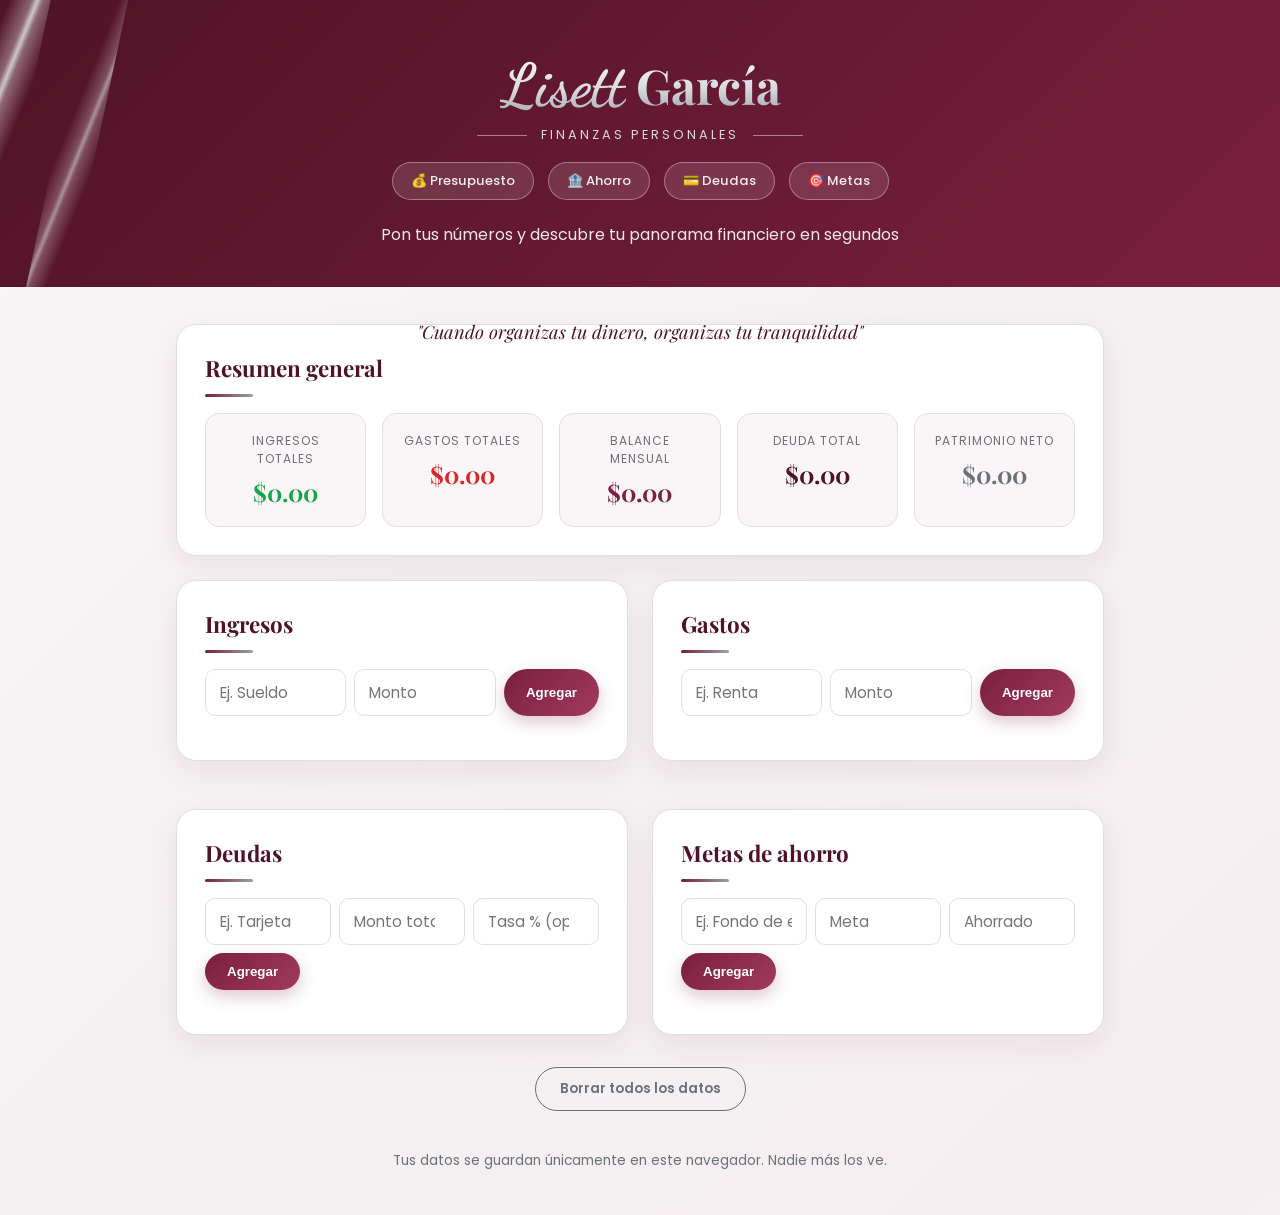
<file: index.html>
<!DOCTYPE html>
<html lang="es">
<head>
<meta charset="UTF-8">
<meta name="viewport" content="width=device-width, initial-scale=1.0">
<title>Finanzas con Lisett García · Organiza tus finanzas</title>
<link rel="preconnect" href="https://fonts.googleapis.com">
<link rel="preconnect" href="https://fonts.gstatic.com" crossorigin>
<link href="https://fonts.googleapis.com/css2?family=Dancing+Script:wght@700&family=Playfair+Display:wght@600;700&family=Poppins:wght@300;400;500;600;700&display=swap" rel="stylesheet">
<link rel="stylesheet" href="css/style.css">
</head>
<body>

<header class="app-header">
  <div class="header-inner">
    <h1 class="brand-name"><span class="script">Lisett</span> <span class="serif">García</span></h1>
    <p class="subtitle"><span class="line"></span><span>Finanzas Personales</span><span class="line"></span></p>
    <div class="header-tags">
      <span class="badge">💰 Presupuesto</span>
      <span class="badge">🏦 Ahorro</span>
      <span class="badge">💳 Deudas</span>
      <span class="badge">🎯 Metas</span>
    </div>
    <p class="header-cta">Pon tus números y descubre tu panorama financiero en segundos</p>
  </div>
</header>

<p class="affirmation">"Cuando organizas tu dinero, organizas tu tranquilidad"</p>

<main class="container">

  <!-- RESUMEN -->
  <section class="card summary" id="summary">
    <h2>Resumen general</h2>
    <div class="summary-grid">
      <div class="summary-item income">
        <span class="label">Ingresos totales</span>
        <span class="value" id="totalIngresos">$0</span>
      </div>
      <div class="summary-item expense">
        <span class="label">Gastos totales</span>
        <span class="value" id="totalGastos">$0</span>
      </div>
      <div class="summary-item balance">
        <span class="label">Balance mensual</span>
        <span class="value" id="balanceMensual">$0</span>
      </div>
      <div class="summary-item debt">
        <span class="label">Deuda total</span>
        <span class="value" id="totalDeudas">$0</span>
      </div>
      <div class="summary-item networth">
        <span class="label">Patrimonio neto</span>
        <span class="value" id="patrimonioNeto">$0</span>
      </div>
    </div>
  </section>

  <div class="grid-2">

    <!-- INGRESOS -->
    <section class="card">
      <h2>Ingresos</h2>
      <form id="formIngresos" class="inline-form">
        <input type="text" id="ingresoNombre" placeholder="Ej. Sueldo" required>
        <input type="number" id="ingresoMonto" placeholder="Monto" min="0" step="0.01" required>
        <button type="submit">Agregar</button>
      </form>
      <ul class="item-list" id="listaIngresos"></ul>
    </section>

    <!-- GASTOS -->
    <section class="card">
      <h2>Gastos</h2>
      <form id="formGastos" class="inline-form">
        <input type="text" id="gastoNombre" placeholder="Ej. Renta" required>
        <input type="number" id="gastoMonto" placeholder="Monto" min="0" step="0.01" required>
        <button type="submit">Agregar</button>
      </form>
      <ul class="item-list" id="listaGastos"></ul>
    </section>

    <!-- DEUDAS -->
    <section class="card">
      <h2>Deudas</h2>
      <form id="formDeudas" class="inline-form">
        <input type="text" id="deudaNombre" placeholder="Ej. Tarjeta" required>
        <input type="number" id="deudaMonto" placeholder="Monto total" min="0" step="0.01" required>
        <input type="number" id="deudaTasa" placeholder="Tasa % (opcional)" min="0" step="0.01">
        <button type="submit">Agregar</button>
      </form>
      <ul class="item-list" id="listaDeudas"></ul>
    </section>

    <!-- METAS DE AHORRO -->
    <section class="card">
      <h2>Metas de ahorro</h2>
      <form id="formMetas" class="inline-form">
        <input type="text" id="metaNombre" placeholder="Ej. Fondo de emergencia" required>
        <input type="number" id="metaObjetivo" placeholder="Meta" min="0" step="0.01" required>
        <input type="number" id="metaActual" placeholder="Ahorrado" min="0" step="0.01" required>
        <button type="submit">Agregar</button>
      </form>
      <ul class="item-list" id="listaMetas"></ul>
    </section>

  </div>

  <div class="actions">
    <button id="btnReset" class="btn-secondary">Borrar todos los datos</button>
  </div>

</main>

<footer class="app-footer">
  <p>Tus datos se guardan únicamente en este navegador. Nadie más los ve.</p>
</footer>

<script src="js/app.js"></script>
</body>
</html>
</file>
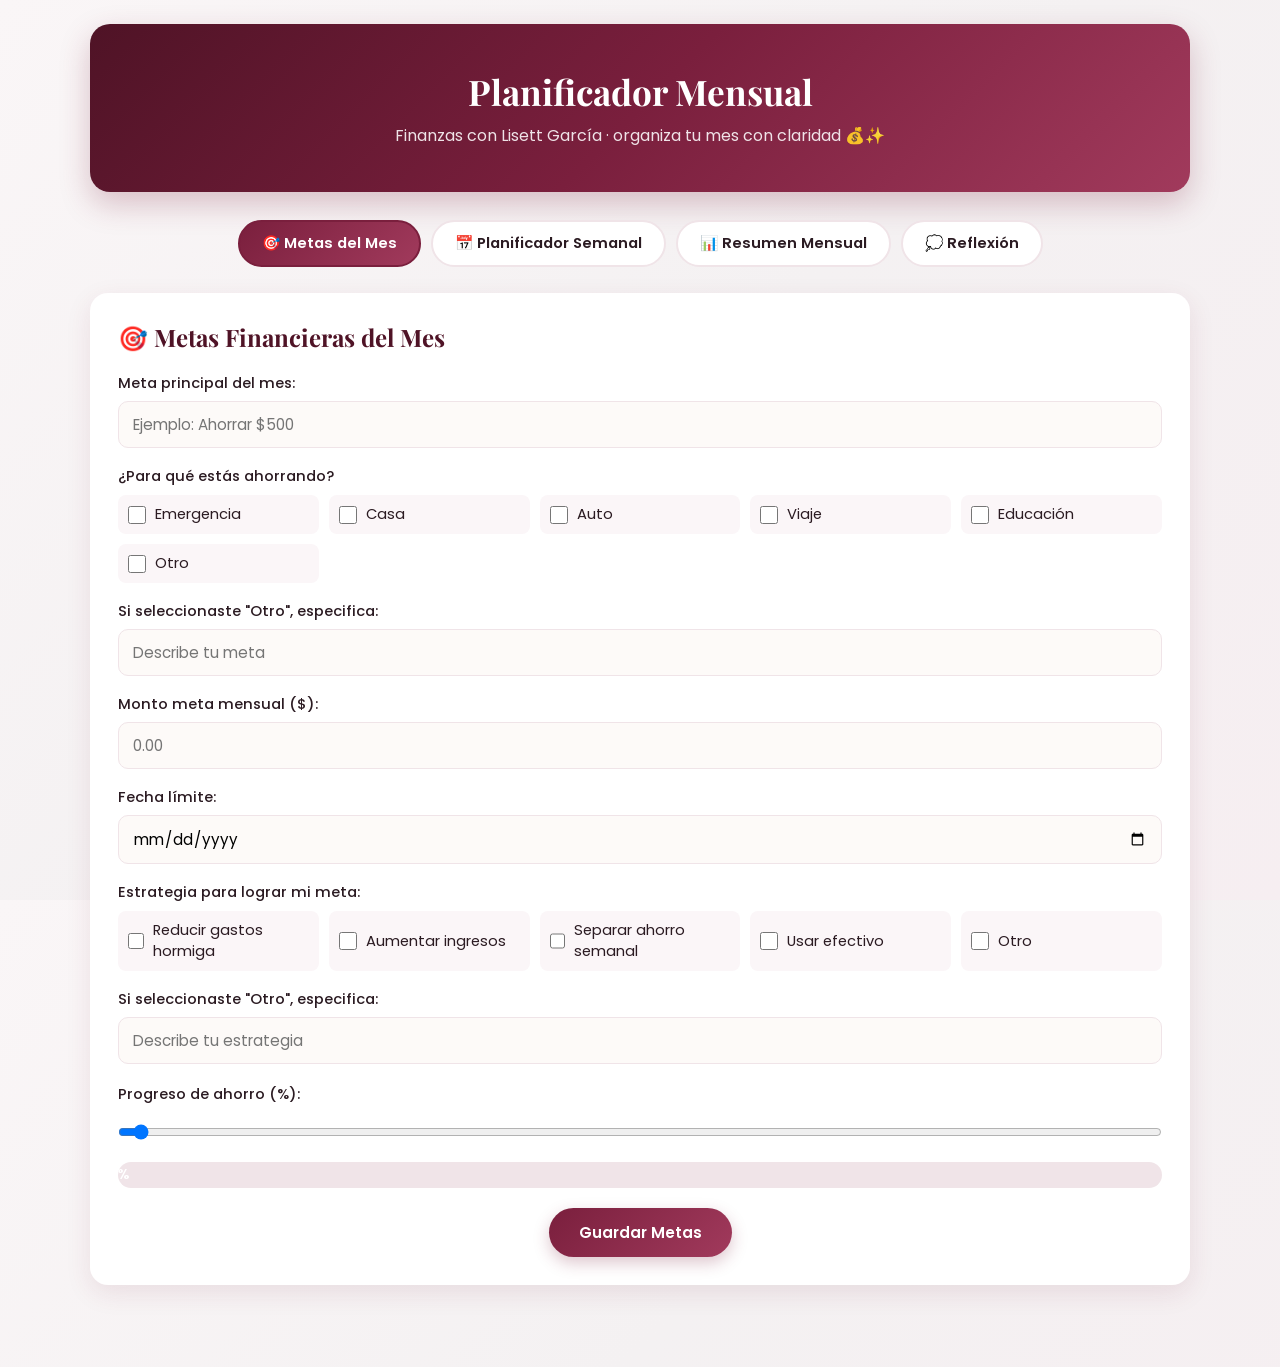
<file: planificador-mensual.html>
<!DOCTYPE html>
<html lang="es">
<head>
<meta charset="UTF-8">
<meta name="viewport" content="width=device-width, initial-scale=1.0">
<title>Planificador Mensual · Finanzas con Lisett García</title>
<link rel="preconnect" href="https://fonts.googleapis.com">
<link rel="preconnect" href="https://fonts.gstatic.com" crossorigin>
<link href="https://fonts.googleapis.com/css2?family=Playfair+Display:wght@600;700&family=Poppins:wght@300;400;500;600;700&display=swap" rel="stylesheet">
<style>
  :root {
    --wine: #7a1f3d;
    --wine-dark: #4f1326;
    --wine-light: #a13a5c;
    --silver: #9aa0a8;
    --silver-light: #d8dadd;
    --bg-page: #fbf6f8;
    --card-bg: #ffffff;
    --border-soft: #f0e4e8;
    --text: #2b1b22;
    --muted: #6b5b6e;
    --green: #16a34a;
    --red: #dc2626;
  }

  * { margin: 0; padding: 0; box-sizing: border-box; }

  html, body { height: 100%; width: 100%; }

  body {
    font-family: "Poppins", "Segoe UI", sans-serif;
    background: linear-gradient(135deg, #faf6f7 0%, #f4f1f2 50%, #f6eef1 100%);
    color: var(--text);
  }

  .main-container { width: 100%; padding: 24px 16px 60px; }
  .inner-wrapper { max-width: 1100px; margin: 0 auto; }

  .header {
    text-align: center;
    padding: 44px 20px;
    background: linear-gradient(135deg, var(--wine-dark), var(--wine) 50%, var(--wine-light));
    border-radius: 20px;
    margin-bottom: 28px;
    box-shadow: 0 12px 30px rgba(122, 31, 61, 0.25);
  }

  .header h1 {
    font-family: "Playfair Display", serif;
    font-size: 2.2em;
    color: #fff;
    margin-bottom: 8px;
    font-weight: 700;
  }

  .header p { font-size: 1em; color: #f6eef1; opacity: 0.95; }

  .nav-tabs {
    display: flex;
    gap: 10px;
    margin-bottom: 26px;
    flex-wrap: wrap;
    justify-content: center;
  }

  .nav-tab {
    padding: 11px 22px;
    background: #fff;
    border: 2px solid var(--border-soft);
    border-radius: 50px;
    cursor: pointer;
    transition: all 0.25s ease;
    font-size: 0.92em;
    color: var(--text);
    font-weight: 600;
    font-family: "Poppins", sans-serif;
  }

  @media (hover: hover) and (pointer: fine) {
    .nav-tab:hover { background: var(--bg-page); transform: translateY(-2px); }
  }

  .nav-tab.active {
    background: linear-gradient(135deg, var(--wine), var(--wine-light));
    color: #fff;
    border-color: var(--wine);
  }

  .section { display: none; animation: fadeIn 0.4s ease; }
  .section.active { display: block; }

  @keyframes fadeIn {
    from { opacity: 0; transform: translateY(8px); }
    to { opacity: 1; transform: translateY(0); }
  }

  .card {
    background: var(--card-bg);
    border-radius: 18px;
    padding: 28px;
    margin-bottom: 22px;
    box-shadow: 0 8px 26px rgba(122, 31, 61, 0.1);
  }

  .card-title {
    font-family: "Playfair Display", serif;
    font-size: 1.5em;
    color: var(--wine-dark);
    margin-bottom: 20px;
  }

  .card-subtitle {
    font-size: 1.15em;
    color: var(--text);
    margin: 18px 0 12px;
    font-weight: 600;
  }

  .form-group { margin-bottom: 18px; }

  .form-label {
    display: block;
    margin-bottom: 7px;
    color: var(--text);
    font-weight: 500;
    font-size: 0.92em;
  }

  .form-input {
    width: 100%;
    padding: 11px 14px;
    border: 1px solid var(--border-soft);
    border-radius: 10px;
    font-size: 0.95em;
    font-family: "Poppins", sans-serif;
    background: #fdfaf8;
    transition: border-color 0.2s ease, box-shadow 0.2s ease;
  }

  .form-input:focus {
    outline: none;
    border-color: var(--wine-light);
    background: #fff;
    box-shadow: 0 0 0 3px rgba(122, 31, 61, 0.1);
  }

  .form-textarea { min-height: 100px; resize: vertical; }

  .checkbox-group {
    display: grid;
    grid-template-columns: repeat(auto-fit, minmax(180px, 1fr));
    gap: 10px;
    margin-top: 8px;
  }

  .checkbox-item {
    display: flex;
    align-items: center;
    gap: 9px;
    padding: 9px 10px;
    background: var(--bg-page);
    border-radius: 8px;
    cursor: pointer;
  }

  @media (hover: hover) and (pointer: fine) {
    .checkbox-item:hover { background: var(--border-soft); }
  }
  .checkbox-item input[type="checkbox"] { width: 18px; height: 18px; cursor: pointer; accent-color: var(--wine); }
  .checkbox-item label { cursor: pointer; font-size: 0.92em; }

  .progress-container { margin: 20px 0; }

  .progress-bar-bg {
    width: 100%;
    height: 26px;
    background: var(--border-soft);
    border-radius: 50px;
    overflow: hidden;
  }

  .progress-bar-fill {
    height: 100%;
    background: linear-gradient(90deg, var(--wine), var(--wine-light));
    border-radius: 50px;
    display: flex;
    align-items: center;
    justify-content: center;
    color: #fff;
    font-weight: 600;
    font-size: 0.85em;
    transition: width 0.4s ease;
  }

  .weeks-container {
    display: grid;
    grid-template-columns: repeat(auto-fit, minmax(280px, 1fr));
    gap: 18px;
  }

  .week-card {
    background: var(--bg-page);
    border-radius: 14px;
    padding: 18px;
    border: 1px solid var(--border-soft);
  }

  .week-title { font-family: "Playfair Display", serif; font-size: 1.2em; color: var(--wine); margin-bottom: 12px; }

  .section-label {
    font-weight: 600;
    color: var(--text);
    margin-bottom: 8px;
    font-size: 0.92em;
  }

  .income-label { color: var(--green); }
  .expense-label { color: var(--red); }

  .item-rows { list-style: none; margin-bottom: 8px; }

  .item-row {
    display: flex;
    justify-content: space-between;
    align-items: center;
    padding: 6px 0;
    font-size: 0.88em;
    border-bottom: 1px solid var(--border-soft);
  }

  .item-row:last-child { border-bottom: none; }

  .item-row .item-amount { font-weight: 600; margin-right: 8px; }

  .item-delete {
    background: none;
    border: none;
    color: var(--red);
    cursor: pointer;
    font-size: 0.95em;
  }

  .add-item-form {
    display: flex;
    gap: 6px;
    margin-bottom: 10px;
  }

  .add-item-form input {
    flex: 1;
    min-width: 0;
    padding: 7px 9px;
    border: 1px solid var(--border-soft);
    border-radius: 8px;
    font-size: 0.85em;
    font-family: "Poppins", sans-serif;
  }

  .add-item-form button {
    padding: 7px 12px;
    border: none;
    border-radius: 8px;
    background: var(--wine);
    color: #fff;
    font-size: 0.85em;
    cursor: pointer;
    font-weight: 600;
  }

  .total-row {
    border-top: 2px solid var(--wine-light);
    padding-top: 8px;
    margin-top: 8px;
    font-weight: 600;
    display: flex;
    justify-content: space-between;
    color: var(--text);
    font-size: 0.92em;
  }

  .real-row { margin-top: 14px; }

  .summary-grid {
    display: grid;
    grid-template-columns: repeat(auto-fit, minmax(220px, 1fr));
    gap: 18px;
    margin-bottom: 24px;
  }

  .summary-card {
    background: var(--bg-page);
    padding: 22px;
    border-radius: 14px;
    text-align: center;
    border: 1px solid var(--border-soft);
  }

  .summary-card-title { font-size: 0.88em; color: var(--muted); margin-bottom: 8px; font-weight: 500; }
  .summary-card-amount { font-family: "Playfair Display", serif; font-size: 1.7em; color: var(--wine); font-weight: 700; }

  .radio-group { display: flex; gap: 18px; margin-top: 8px; flex-wrap: wrap; }
  .radio-item { display: flex; align-items: center; gap: 7px; }
  .radio-item input[type="radio"] { width: 17px; height: 17px; accent-color: var(--wine); cursor: pointer; }
  .radio-item label { cursor: pointer; font-size: 0.92em; }

  .btn {
    padding: 13px 30px;
    background: linear-gradient(135deg, var(--wine), var(--wine-light));
    color: #fff;
    border: none;
    border-radius: 50px;
    cursor: pointer;
    font-size: 0.95em;
    font-family: "Poppins", sans-serif;
    font-weight: 600;
    box-shadow: 0 6px 16px rgba(122, 31, 61, 0.25);
    transition: transform 0.2s ease, box-shadow 0.2s ease;
  }

  @media (hover: hover) and (pointer: fine) {
    .btn:hover { transform: translateY(-2px); box-shadow: 0 10px 22px rgba(122, 31, 61, 0.32); }
  }

  .btn-container { text-align: center; margin-top: 20px; }

  .toast {
    position: fixed;
    bottom: 26px;
    right: 26px;
    background: var(--green);
    color: #fff;
    padding: 15px 22px;
    border-radius: 12px;
    box-shadow: 0 6px 20px rgba(0,0,0,0.2);
    display: none;
    z-index: 1000;
    font-size: 0.92em;
  }

  .toast.show { display: block; animation: slideIn 0.3s ease; }

  @keyframes slideIn {
    from { transform: translateX(360px); }
    to { transform: translateX(0); }
  }

  @media (max-width: 768px) {
    .header h1 { font-size: 1.5em; }
    .card { padding: 20px; }
    .nav-tabs { flex-direction: column; }
    .nav-tab { width: 100%; }
  }
</style>
</head>
<body>
<div class="main-container">
 <div class="inner-wrapper">

  <header class="header">
    <h1>Planificador Mensual</h1>
    <p>Finanzas con Lisett García · organiza tu mes con claridad 💰✨</p>
  </header>

  <nav class="nav-tabs">
    <button class="nav-tab active" data-section="goals" type="button">🎯 Metas del Mes</button>
    <button class="nav-tab" data-section="planner" type="button">📅 Planificador Semanal</button>
    <button class="nav-tab" data-section="summary" type="button">📊 Resumen Mensual</button>
    <button class="nav-tab" data-section="reflection" type="button">💭 Reflexión</button>
  </nav>

  <!-- METAS -->
  <section id="goals" class="section active">
    <div class="card">
      <h2 class="card-title">🎯 Metas Financieras del Mes</h2>

      <div class="form-group">
        <label class="form-label">Meta principal del mes:</label>
        <input type="text" class="form-input" id="mainGoal" placeholder="Ejemplo: Ahorrar $500">
      </div>

      <div class="form-group">
        <label class="form-label">¿Para qué estás ahorrando?</label>
        <div class="checkbox-group">
          <div class="checkbox-item"><input type="checkbox" id="cat_emergency" value="Emergencia"><label for="cat_emergency">Emergencia</label></div>
          <div class="checkbox-item"><input type="checkbox" id="cat_house" value="Casa"><label for="cat_house">Casa</label></div>
          <div class="checkbox-item"><input type="checkbox" id="cat_car" value="Auto"><label for="cat_car">Auto</label></div>
          <div class="checkbox-item"><input type="checkbox" id="cat_travel" value="Viaje"><label for="cat_travel">Viaje</label></div>
          <div class="checkbox-item"><input type="checkbox" id="cat_education" value="Educación"><label for="cat_education">Educación</label></div>
          <div class="checkbox-item"><input type="checkbox" id="cat_other" value="Otro"><label for="cat_other">Otro</label></div>
        </div>
      </div>

      <div class="form-group">
        <label class="form-label">Si seleccionaste "Otro", especifica:</label>
        <input type="text" class="form-input" id="categoryOther" placeholder="Describe tu meta">
      </div>

      <div class="form-group">
        <label class="form-label">Monto meta mensual ($):</label>
        <input type="number" class="form-input" id="goalAmount" placeholder="0.00" min="0" step="0.01">
      </div>

      <div class="form-group">
        <label class="form-label">Fecha límite:</label>
        <input type="date" class="form-input" id="goalDeadline">
      </div>

      <div class="form-group">
        <label class="form-label">Estrategia para lograr mi meta:</label>
        <div class="checkbox-group">
          <div class="checkbox-item"><input type="checkbox" id="strat_reduce" value="Reducir gastos hormiga"><label for="strat_reduce">Reducir gastos hormiga</label></div>
          <div class="checkbox-item"><input type="checkbox" id="strat_increase" value="Aumentar ingresos"><label for="strat_increase">Aumentar ingresos</label></div>
          <div class="checkbox-item"><input type="checkbox" id="strat_weekly" value="Separar ahorro semanal"><label for="strat_weekly">Separar ahorro semanal</label></div>
          <div class="checkbox-item"><input type="checkbox" id="strat_cash" value="Usar efectivo"><label for="strat_cash">Usar efectivo</label></div>
          <div class="checkbox-item"><input type="checkbox" id="strat_other" value="Otro"><label for="strat_other">Otro</label></div>
        </div>
      </div>

      <div class="form-group">
        <label class="form-label">Si seleccionaste "Otro", especifica:</label>
        <input type="text" class="form-input" id="strategyOther" placeholder="Describe tu estrategia">
      </div>

      <div class="progress-container">
        <label class="form-label">Progreso de ahorro (%):</label>
        <input type="range" class="form-input" id="progressSlider" min="0" max="100" value="0" style="margin-bottom: 10px;">
        <div class="progress-bar-bg"><div class="progress-bar-fill" id="progressBar">0%</div></div>
      </div>

      <div class="btn-container"><button class="btn" id="saveGoalsBtn" type="button">Guardar Metas</button></div>
    </div>
  </section>

  <!-- PLANIFICADOR SEMANAL -->
  <section id="planner" class="section">
    <div class="card">
      <h2 class="card-title">📅 Planificador Financiero Mensual</h2>
      <div class="weeks-container" id="weeksContainer"></div>
      <div class="btn-container"><button class="btn" id="savePlannerBtn" type="button">Guardar Planificador</button></div>
    </div>
  </section>

  <!-- RESUMEN -->
  <section id="summary" class="section">
    <div class="card">
      <h2 class="card-title">📊 Resumen Mensual</h2>
      <div class="summary-grid">
        <div class="summary-card"><div class="summary-card-title">Total Ingresos del Mes</div><div class="summary-card-amount" id="total_income">$0.00</div></div>
        <div class="summary-card"><div class="summary-card-title">Total Gastos del Mes</div><div class="summary-card-amount" id="total_expenses">$0.00</div></div>
        <div class="summary-card"><div class="summary-card-title">Ahorro Teórico</div><div class="summary-card-amount" id="total_theoretical">$0.00</div></div>
        <div class="summary-card"><div class="summary-card-title">Ahorro Real</div><div class="summary-card-amount" id="total_real">$0.00</div></div>
      </div>

      <div class="card" style="background: var(--bg-page); border: 1px solid var(--border-soft); box-shadow:none;">
        <h3 class="card-subtitle">Comparación: Meta vs Realidad</h3>
        <div class="summary-grid">
          <div class="summary-card"><div class="summary-card-title">Meta de Ahorro</div><div class="summary-card-amount" id="goal_amount_display">$0.00</div></div>
          <div class="summary-card"><div class="summary-card-title">Ahorro Logrado</div><div class="summary-card-amount" id="real_savings_display">$0.00</div></div>
        </div>
        <div class="form-group" style="margin-top: 18px;">
          <label class="form-label">¿Alcanzaste tu meta?</label>
          <div class="radio-group">
            <div class="radio-item"><input type="radio" id="goal_yes" name="goal_achieved" value="Sí"><label for="goal_yes">Sí</label></div>
            <div class="radio-item"><input type="radio" id="goal_no" name="goal_achieved" value="No"><label for="goal_no">No</label></div>
            <div class="radio-item"><input type="radio" id="goal_partial" name="goal_achieved" value="Parcial"><label for="goal_partial">Parcial</label></div>
          </div>
        </div>
      </div>

      <div class="btn-container"><button class="btn" id="saveSummaryBtn" type="button">Guardar Resumen</button></div>
    </div>
  </section>

  <!-- REFLEXIÓN -->
  <section id="reflection" class="section">
    <div class="card">
      <h2 class="card-title">💭 Reflexión y Ajustes</h2>
      <div class="form-group"><label class="form-label">¿Qué funcionó bien este mes?</label><textarea class="form-input form-textarea" id="what_worked" placeholder="Describe los aspectos positivos..."></textarea></div>
      <div class="form-group"><label class="form-label">¿Dónde gastaste de más?</label><textarea class="form-input form-textarea" id="overspending" placeholder="Identifica áreas de gastos excesivos..."></textarea></div>
      <div class="form-group"><label class="form-label">¿Qué puedes mejorar el próximo mes?</label><textarea class="form-input form-textarea" id="improvements" placeholder="Lista tus ideas de mejora..."></textarea></div>
      <div class="form-group"><label class="form-label">Ajustes para el mes siguiente:</label><textarea class="form-input form-textarea" id="next_month" placeholder="Planifica tus ajustes..."></textarea></div>
      <div class="btn-container"><button class="btn" id="saveReflectionBtn" type="button">Guardar Reflexión</button></div>
    </div>
  </section>

 </div>
</div>

<div class="toast" id="toast"></div>

<script>
  const STORAGE_KEY = "planificadorMensualLisett";
  const currentMonth = new Date().toISOString().slice(0, 7);

  function emptyMonthData() {
    return {
      goals: { mainGoal: "", categories: [], categoryOther: "", goalAmount: "", goalDeadline: "", strategies: [], strategyOther: "", progress: 0 },
      weeks: [0, 1, 2, 3].map(() => ({ ingresos: [], gastos: [], real: "" })),
      summary: { goalAchieved: "" },
      reflection: { whatWorked: "", overspending: "", improvements: "", nextMonth: "" }
    };
  }

  function loadAll() {
    const raw = localStorage.getItem(STORAGE_KEY);
    const all = raw ? JSON.parse(raw) : {};
    if (!all[currentMonth]) all[currentMonth] = emptyMonthData();
    return all;
  }

  let allData = loadAll();
  let monthData = allData[currentMonth];

  function saveAll() {
    allData[currentMonth] = monthData;
    localStorage.setItem(STORAGE_KEY, JSON.stringify(allData));
  }

  function formatMoney(n) {
    return "$" + Number(n || 0).toLocaleString("es-MX", { minimumFractionDigits: 2, maximumFractionDigits: 2 });
  }

  function showToast(message) {
    const toast = document.getElementById("toast");
    toast.textContent = message;
    toast.classList.add("show");
    setTimeout(() => toast.classList.remove("show"), 3000);
  }

  // --- Navegación entre secciones ---
  document.querySelectorAll(".nav-tab").forEach((tab) => {
    tab.addEventListener("click", () => {
      document.querySelectorAll(".section").forEach((s) => s.classList.remove("active"));
      document.querySelectorAll(".nav-tab").forEach((t) => t.classList.remove("active"));
      document.getElementById(tab.dataset.section).classList.add("active");
      tab.classList.add("active");
      if (tab.dataset.section === "summary") renderSummary();
    });
  });

  // --- Metas ---
  function loadGoalsToUI() {
    const g = monthData.goals;
    document.getElementById("mainGoal").value = g.mainGoal;
    document.getElementById("categoryOther").value = g.categoryOther;
    document.getElementById("goalAmount").value = g.goalAmount;
    document.getElementById("goalDeadline").value = g.goalDeadline;
    document.getElementById("strategyOther").value = g.strategyOther;
    document.getElementById("progressSlider").value = g.progress;
    updateProgressBar();
    document.querySelectorAll('[id^="cat_"]').forEach((cb) => { cb.checked = g.categories.includes(cb.value); });
    document.querySelectorAll('[id^="strat_"]').forEach((cb) => { cb.checked = g.strategies.includes(cb.value); });
  }

  function updateProgressBar() {
    const value = document.getElementById("progressSlider").value;
    const bar = document.getElementById("progressBar");
    bar.style.width = value + "%";
    bar.textContent = value + "%";
  }

  document.getElementById("progressSlider").addEventListener("input", updateProgressBar);

  document.getElementById("saveGoalsBtn").addEventListener("click", () => {
    monthData.goals = {
      mainGoal: document.getElementById("mainGoal").value.trim(),
      categories: Array.from(document.querySelectorAll('[id^="cat_"]:checked')).map((cb) => cb.value),
      categoryOther: document.getElementById("categoryOther").value.trim(),
      goalAmount: parseFloat(document.getElementById("goalAmount").value) || 0,
      goalDeadline: document.getElementById("goalDeadline").value,
      strategies: Array.from(document.querySelectorAll('[id^="strat_"]:checked')).map((cb) => cb.value),
      strategyOther: document.getElementById("strategyOther").value.trim(),
      progress: parseInt(document.getElementById("progressSlider").value, 10)
    };
    saveAll();
    showToast("Metas guardadas exitosamente ✨");
  });

  // --- Planificador semanal ---
  function weekTotals(week) {
    const totalIngresos = week.ingresos.reduce((s, i) => s + Number(i.monto), 0);
    const totalGastos = week.gastos.reduce((s, i) => s + Number(i.monto), 0);
    return { totalIngresos, totalGastos, teorico: totalIngresos - totalGastos };
  }

  function renderWeeksContainer() {
    const container = document.getElementById("weeksContainer");
    container.innerHTML = monthData.weeks.map((week, i) => `
      <div class="week-card">
        <h3 class="week-title">Semana ${i + 1}</h3>

        <div class="section-label income-label">💰 Ingresos</div>
        <ul class="item-rows" id="week${i}_income_rows"></ul>
        <form class="add-item-form" data-week="${i}" data-type="ingresos">
          <input type="text" placeholder="Concepto" required>
          <input type="number" placeholder="Monto" min="0" step="0.01" required>
          <button type="submit">+</button>
        </form>
        <div class="total-row"><span>Total Ingresos:</span><span id="week${i}_income_total">$0.00</span></div>

        <div class="section-label expense-label" style="margin-top:16px;">💳 Gastos</div>
        <ul class="item-rows" id="week${i}_expense_rows"></ul>
        <form class="add-item-form" data-week="${i}" data-type="gastos">
          <input type="text" placeholder="Concepto" required>
          <input type="number" placeholder="Monto" min="0" step="0.01" required>
          <button type="submit">+</button>
        </form>
        <div class="total-row"><span>Total Gastos:</span><span id="week${i}_expense_total">$0.00</span></div>
        <div class="total-row" style="color: var(--green);"><span>Ahorro Teórico:</span><span id="week${i}_theoretical">$0.00</span></div>

        <div class="form-group real-row">
          <label class="form-label">✏️ Ahorro Real:</label>
          <input type="number" class="form-input" id="week${i}_real" placeholder="0.00" min="0" step="0.01" value="${week.real}">
        </div>
      </div>
    `).join("");

    container.querySelectorAll(".add-item-form").forEach((form) => {
      form.addEventListener("submit", (e) => {
        e.preventDefault();
        const weekIndex = Number(form.dataset.week);
        const type = form.dataset.type;
        const [nombreInput, montoInput] = form.querySelectorAll("input");
        const nombre = nombreInput.value.trim();
        const monto = parseFloat(montoInput.value);
        monthData.weeks[weekIndex][type].push({ nombre, monto });
        saveAll();
        renderWeek(weekIndex);
        form.reset();
      });
    });

    container.querySelectorAll('[id$="_real"]').forEach((input) => {
      input.addEventListener("input", () => {
        const weekIndex = Number(input.id.replace("week", "").replace("_real", ""));
        monthData.weeks[weekIndex].real = parseFloat(input.value) || 0;
        saveAll();
      });
    });

    monthData.weeks.forEach((_, i) => renderWeek(i));
  }

  function renderWeek(weekIndex) {
    const week = monthData.weeks[weekIndex];

    const incomeRows = document.getElementById(`week${weekIndex}_income_rows`);
    incomeRows.innerHTML = week.ingresos.map((item, i) => `
      <li class="item-row">
        <span>${item.nombre}</span>
        <span><span class="item-amount">${formatMoney(item.monto)}</span><button class="item-delete" data-week="${weekIndex}" data-type="ingresos" data-index="${i}">✕</button></span>
      </li>
    `).join("");

    const expenseRows = document.getElementById(`week${weekIndex}_expense_rows`);
    expenseRows.innerHTML = week.gastos.map((item, i) => `
      <li class="item-row">
        <span>${item.nombre}</span>
        <span><span class="item-amount">${formatMoney(item.monto)}</span><button class="item-delete" data-week="${weekIndex}" data-type="gastos" data-index="${i}">✕</button></span>
      </li>
    `).join("");

    const totals = weekTotals(week);
    document.getElementById(`week${weekIndex}_income_total`).textContent = formatMoney(totals.totalIngresos);
    document.getElementById(`week${weekIndex}_expense_total`).textContent = formatMoney(totals.totalGastos);
    document.getElementById(`week${weekIndex}_theoretical`).textContent = formatMoney(totals.teorico);
  }

  document.getElementById("weeksContainer").addEventListener("click", (e) => {
    if (e.target.classList.contains("item-delete")) {
      const weekIndex = Number(e.target.dataset.week);
      const type = e.target.dataset.type;
      const index = Number(e.target.dataset.index);
      monthData.weeks[weekIndex][type].splice(index, 1);
      saveAll();
      renderWeek(weekIndex);
    }
  });

  document.getElementById("savePlannerBtn").addEventListener("click", () => {
    saveAll();
    showToast("Planificador guardado exitosamente ✨");
  });

  // --- Resumen ---
  function renderSummary() {
    let totalIncome = 0, totalExpenses = 0, totalTheoretical = 0, totalReal = 0;
    monthData.weeks.forEach((week) => {
      const t = weekTotals(week);
      totalIncome += t.totalIngresos;
      totalExpenses += t.totalGastos;
      totalTheoretical += t.teorico;
      totalReal += Number(week.real) || 0;
    });

    document.getElementById("total_income").textContent = formatMoney(totalIncome);
    document.getElementById("total_expenses").textContent = formatMoney(totalExpenses);
    document.getElementById("total_theoretical").textContent = formatMoney(totalTheoretical);
    document.getElementById("total_real").textContent = formatMoney(totalReal);
    document.getElementById("goal_amount_display").textContent = formatMoney(monthData.goals.goalAmount);
    document.getElementById("real_savings_display").textContent = formatMoney(totalReal);

    if (monthData.summary.goalAchieved) {
      const radio = document.querySelector(`input[name="goal_achieved"][value="${monthData.summary.goalAchieved}"]`);
      if (radio) radio.checked = true;
    }
  }

  document.getElementById("saveSummaryBtn").addEventListener("click", () => {
    const checked = document.querySelector('input[name="goal_achieved"]:checked');
    monthData.summary.goalAchieved = checked ? checked.value : "";
    saveAll();
    showToast("Resumen guardado exitosamente ✨");
  });

  // --- Reflexión ---
  function loadReflectionToUI() {
    const r = monthData.reflection;
    document.getElementById("what_worked").value = r.whatWorked;
    document.getElementById("overspending").value = r.overspending;
    document.getElementById("improvements").value = r.improvements;
    document.getElementById("next_month").value = r.nextMonth;
  }

  document.getElementById("saveReflectionBtn").addEventListener("click", () => {
    monthData.reflection = {
      whatWorked: document.getElementById("what_worked").value.trim(),
      overspending: document.getElementById("overspending").value.trim(),
      improvements: document.getElementById("improvements").value.trim(),
      nextMonth: document.getElementById("next_month").value.trim()
    };
    saveAll();
    showToast("Reflexión guardada exitosamente ✨");
  });

  // --- Inicializar ---
  loadGoalsToUI();
  renderWeeksContainer();
  loadReflectionToUI();
</script>
</body>
</html>
</file>
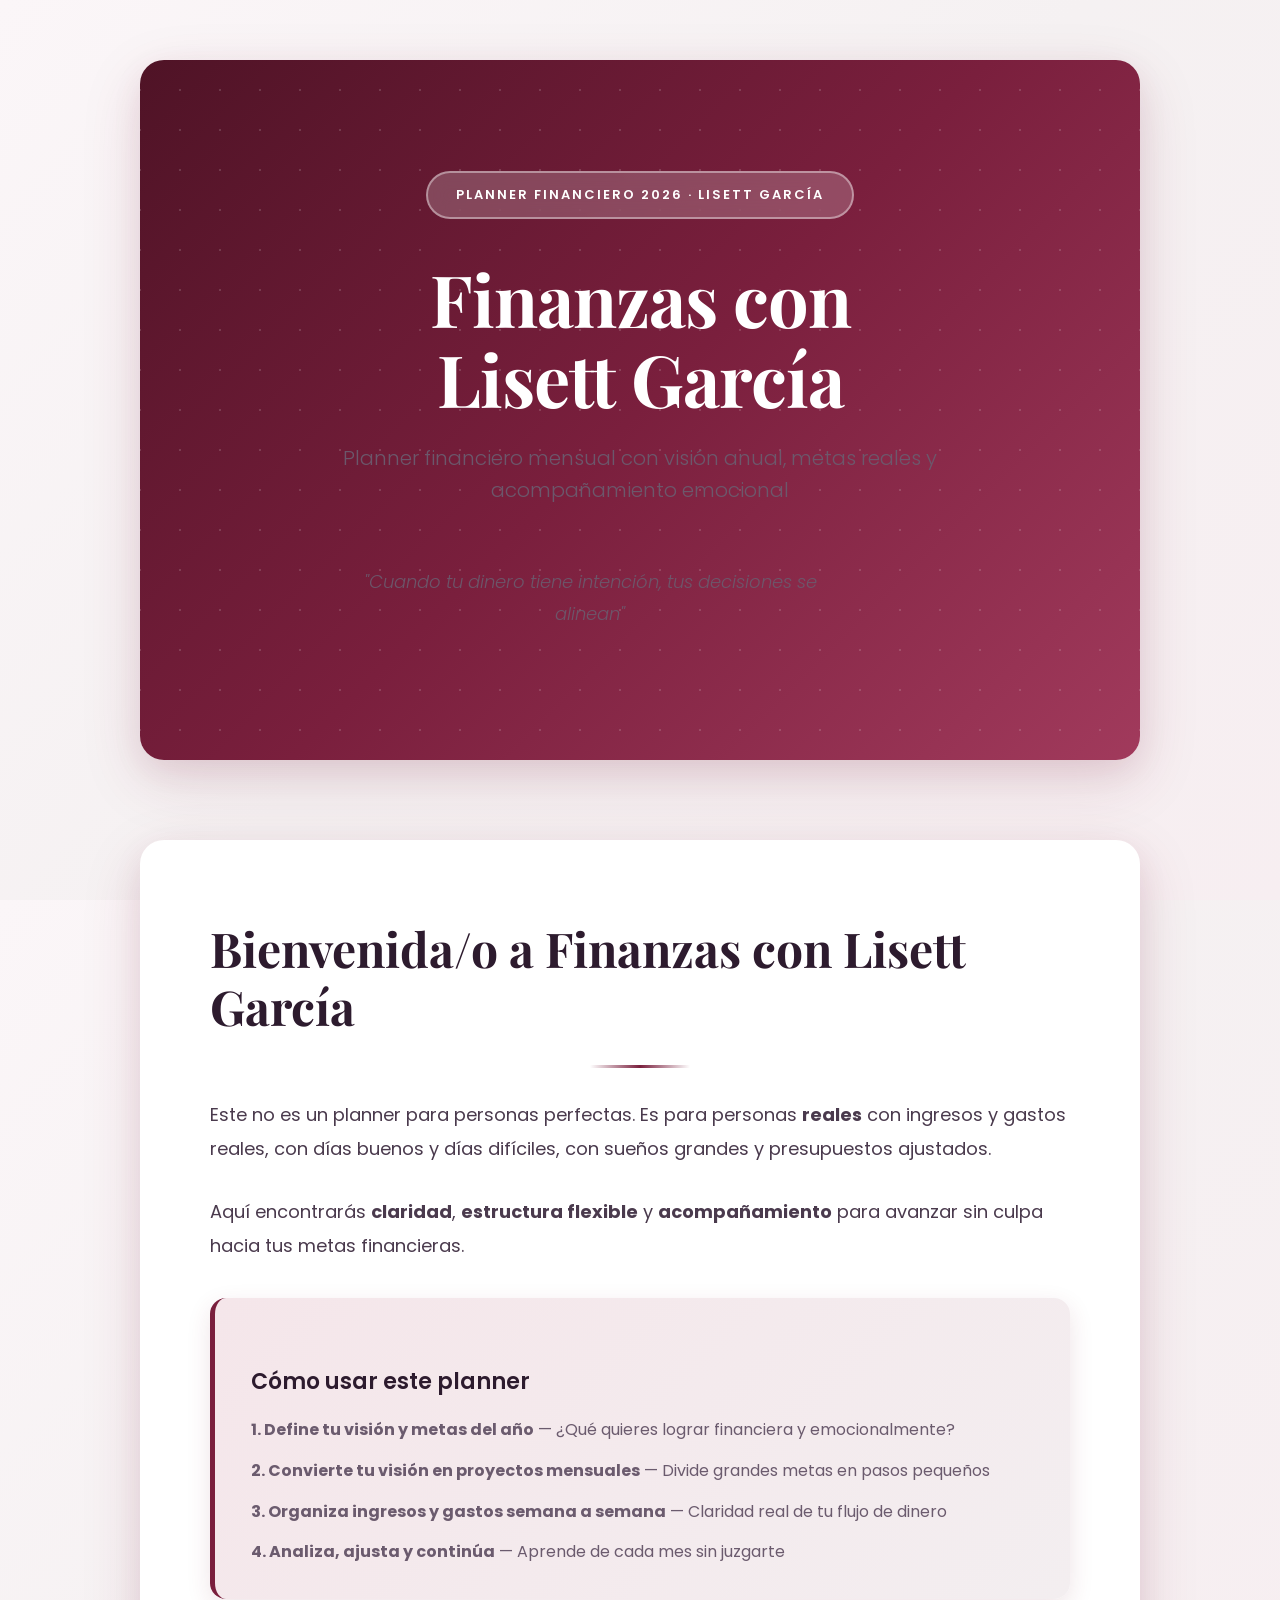
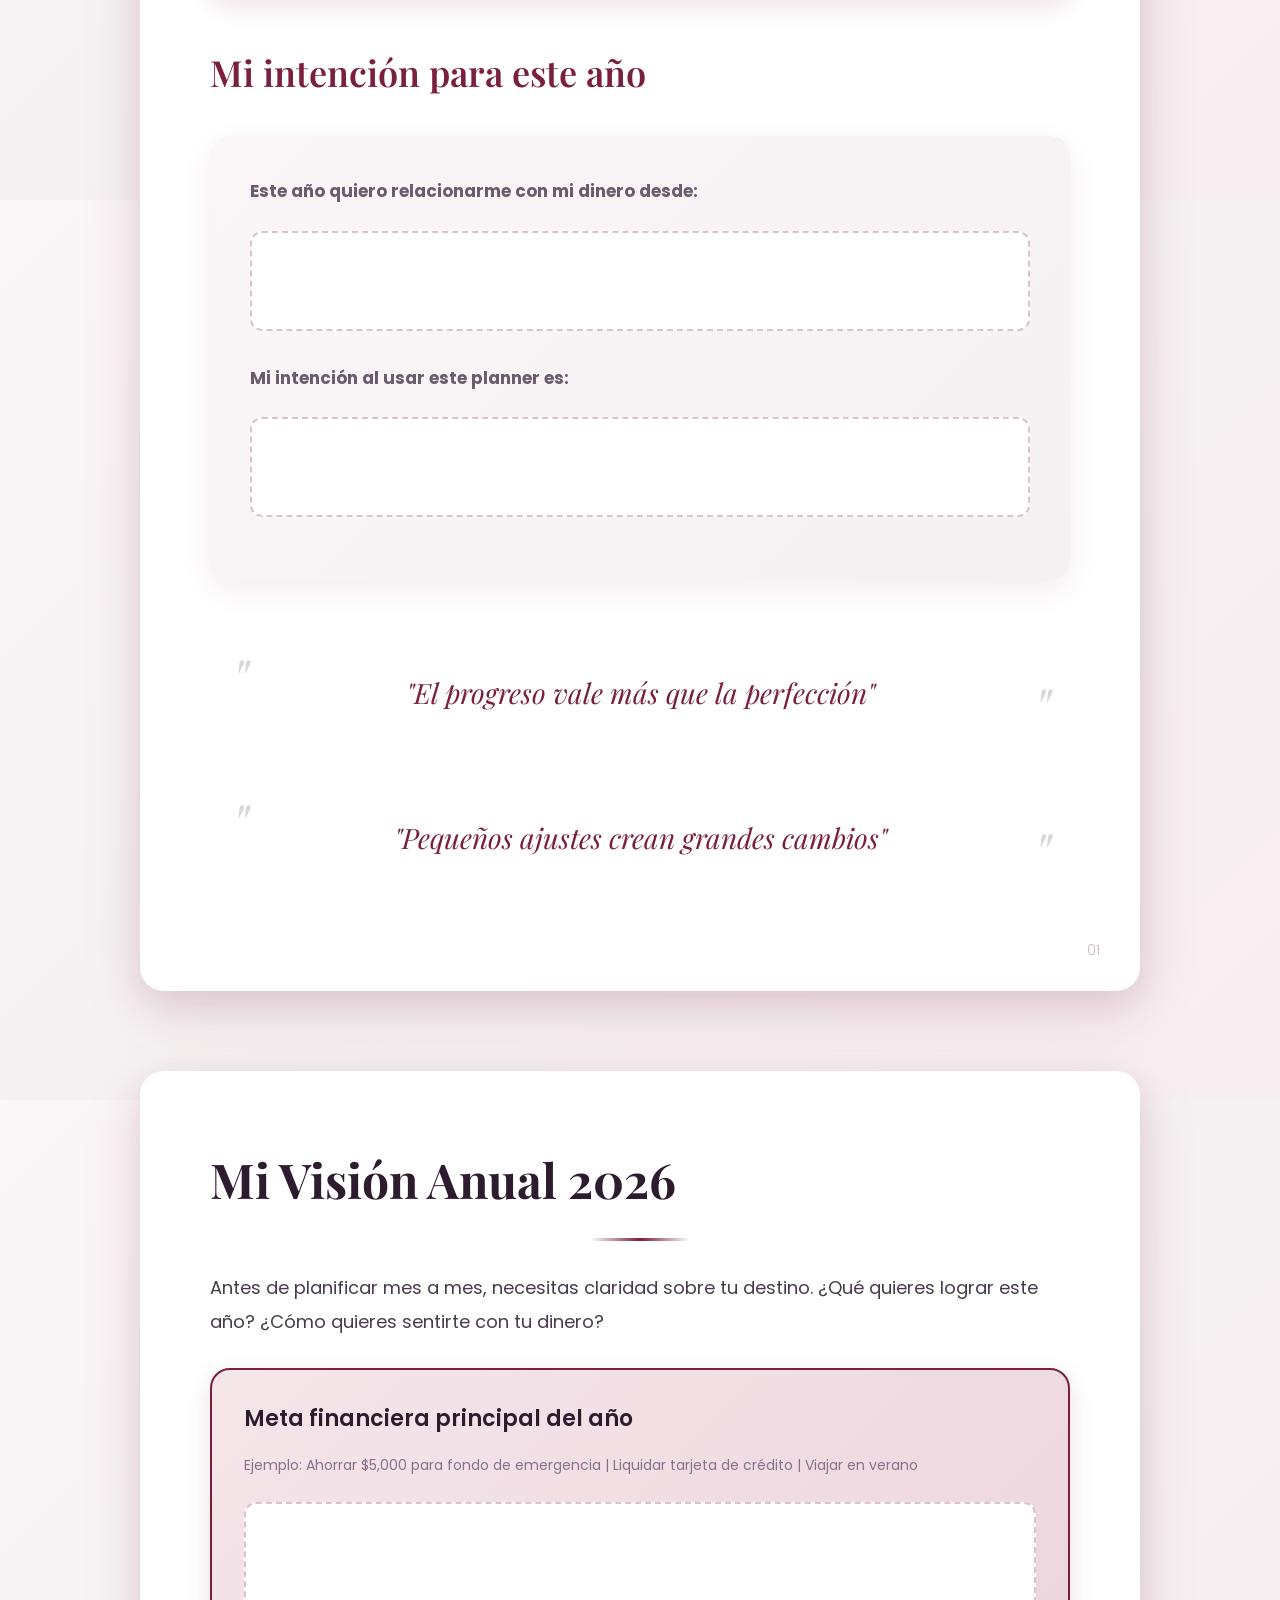
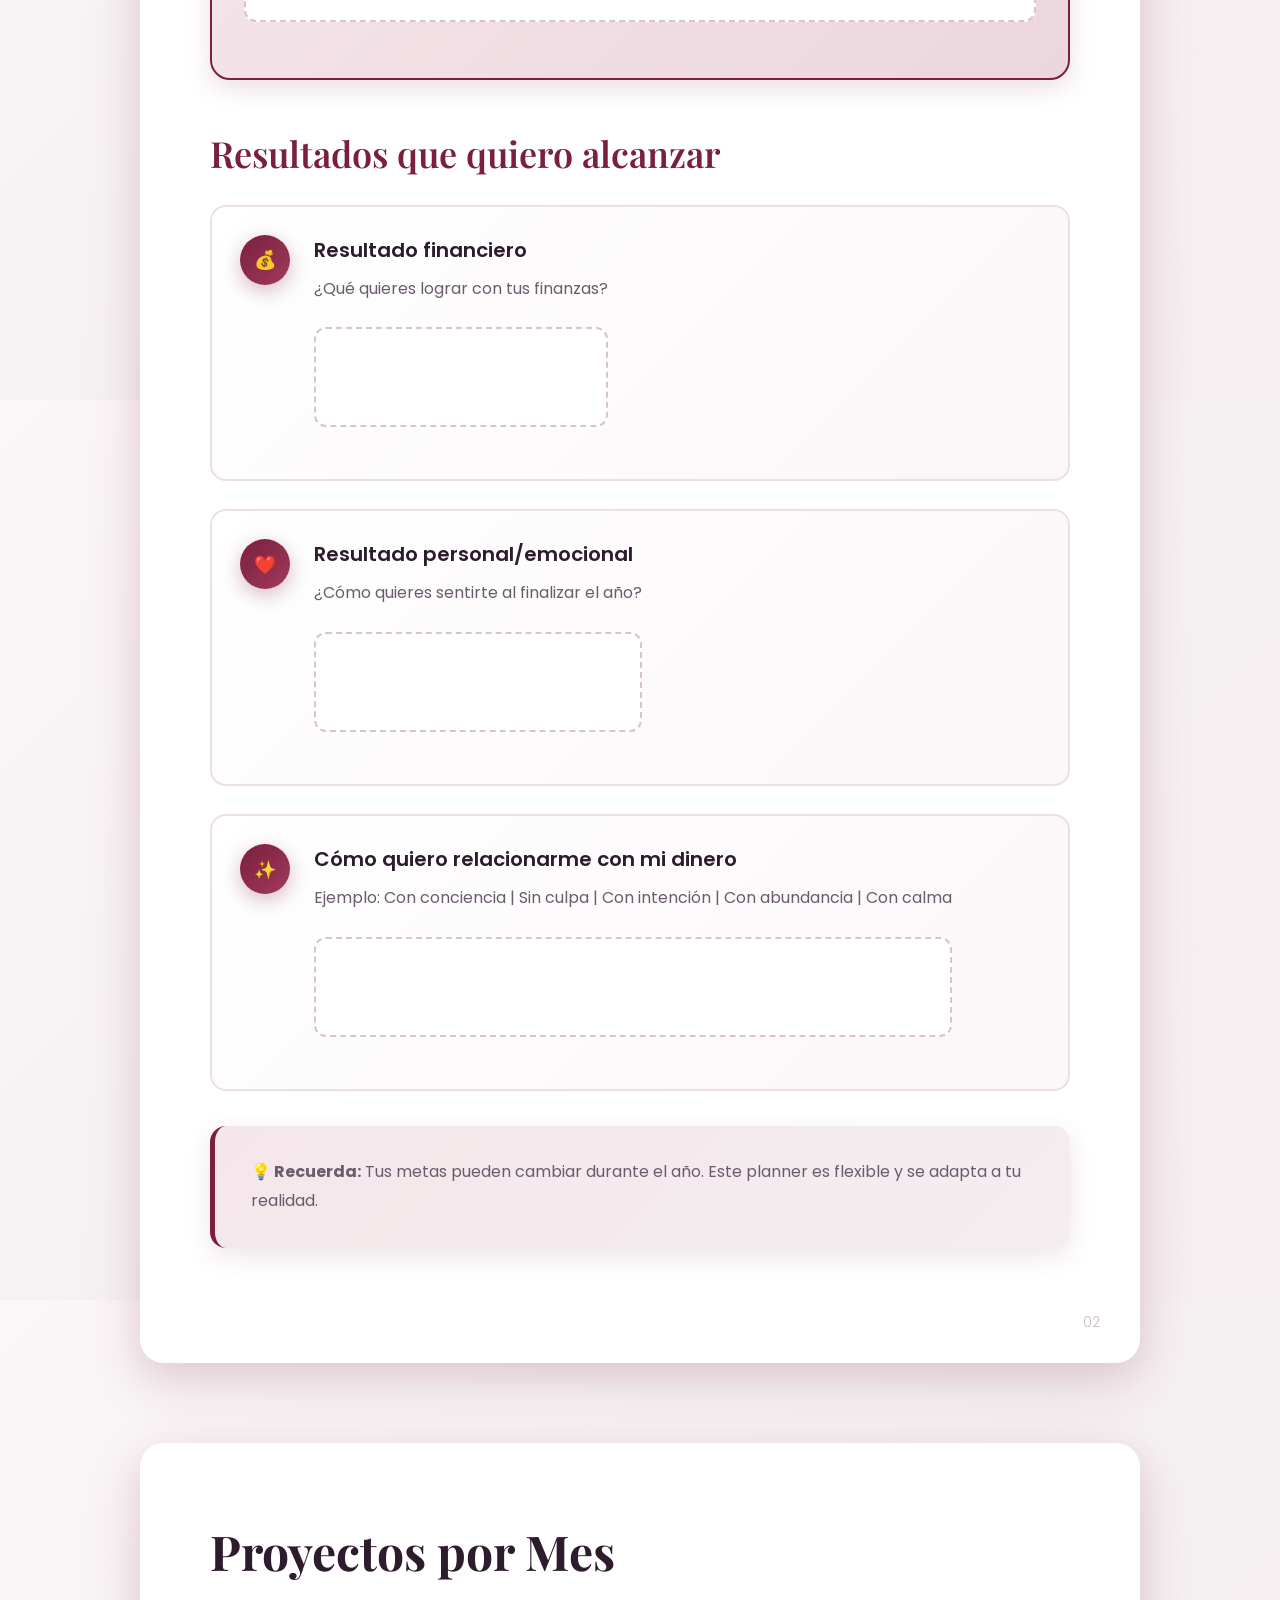
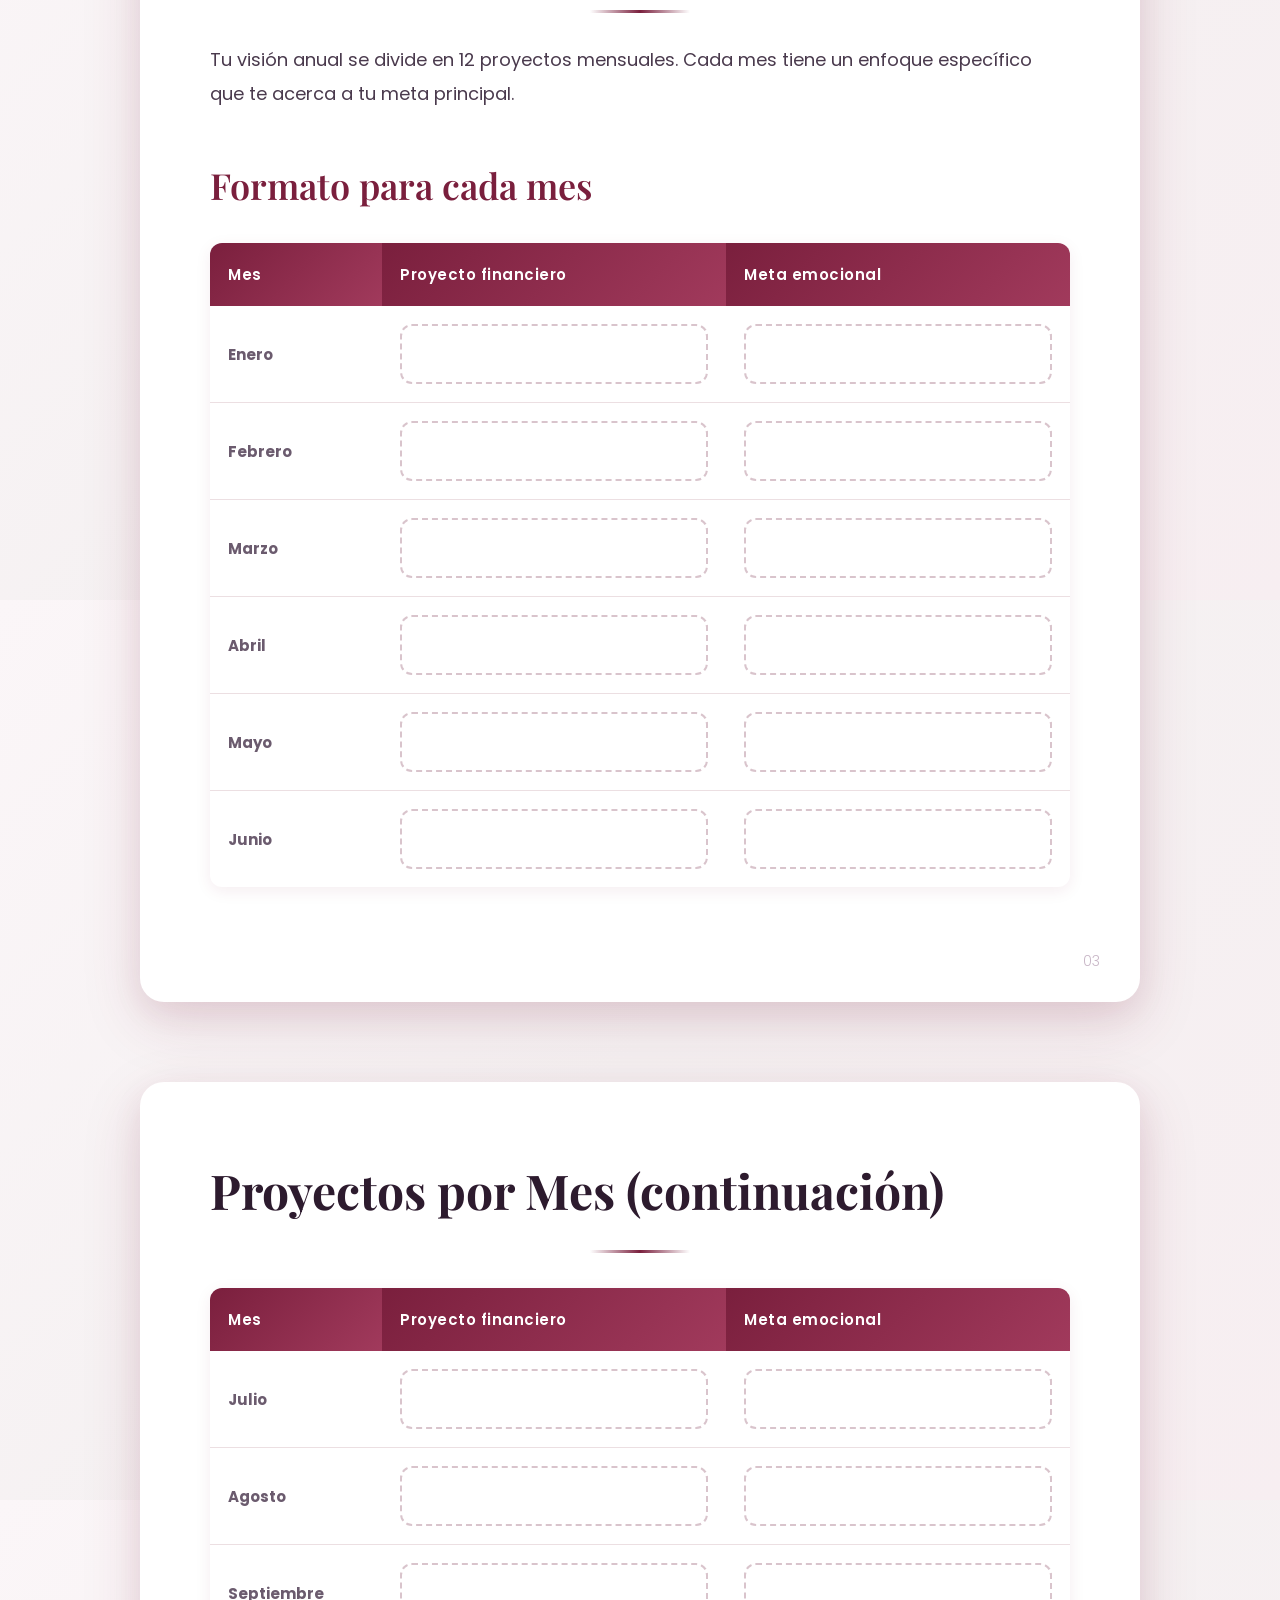
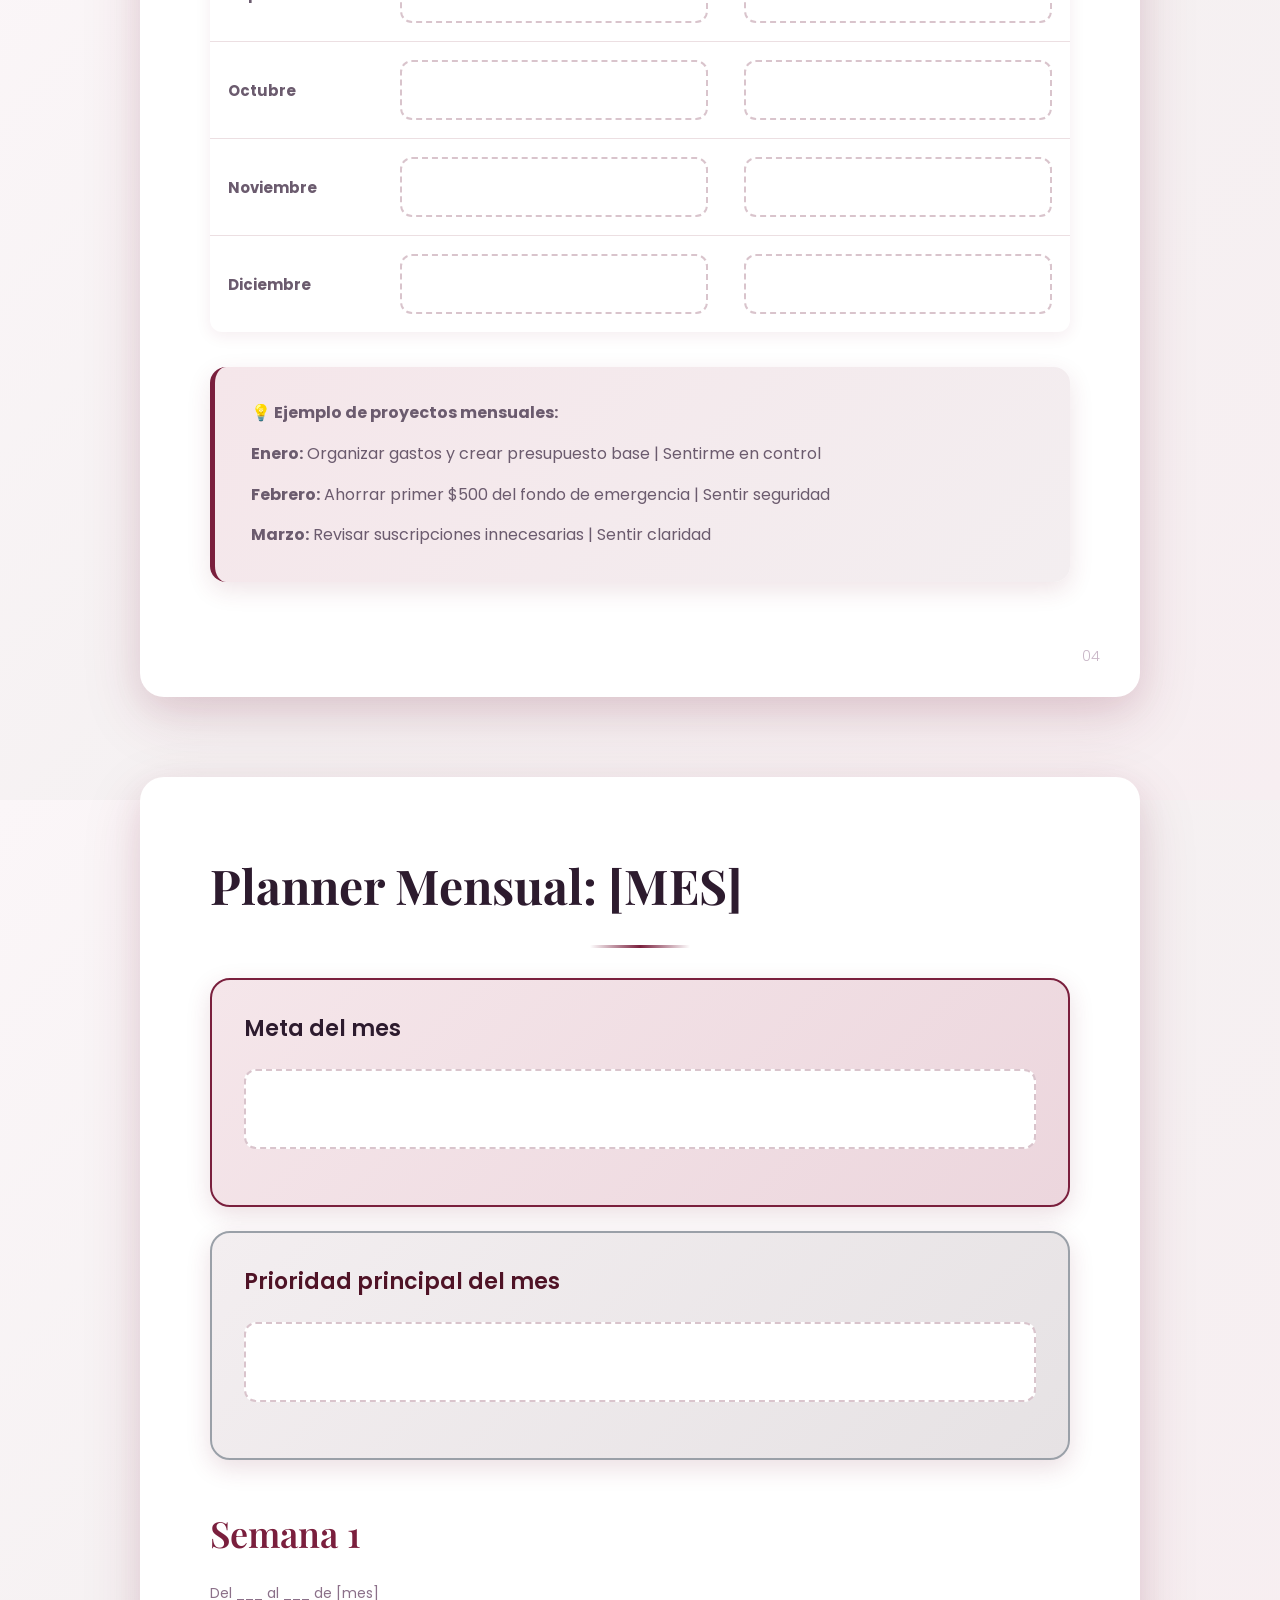
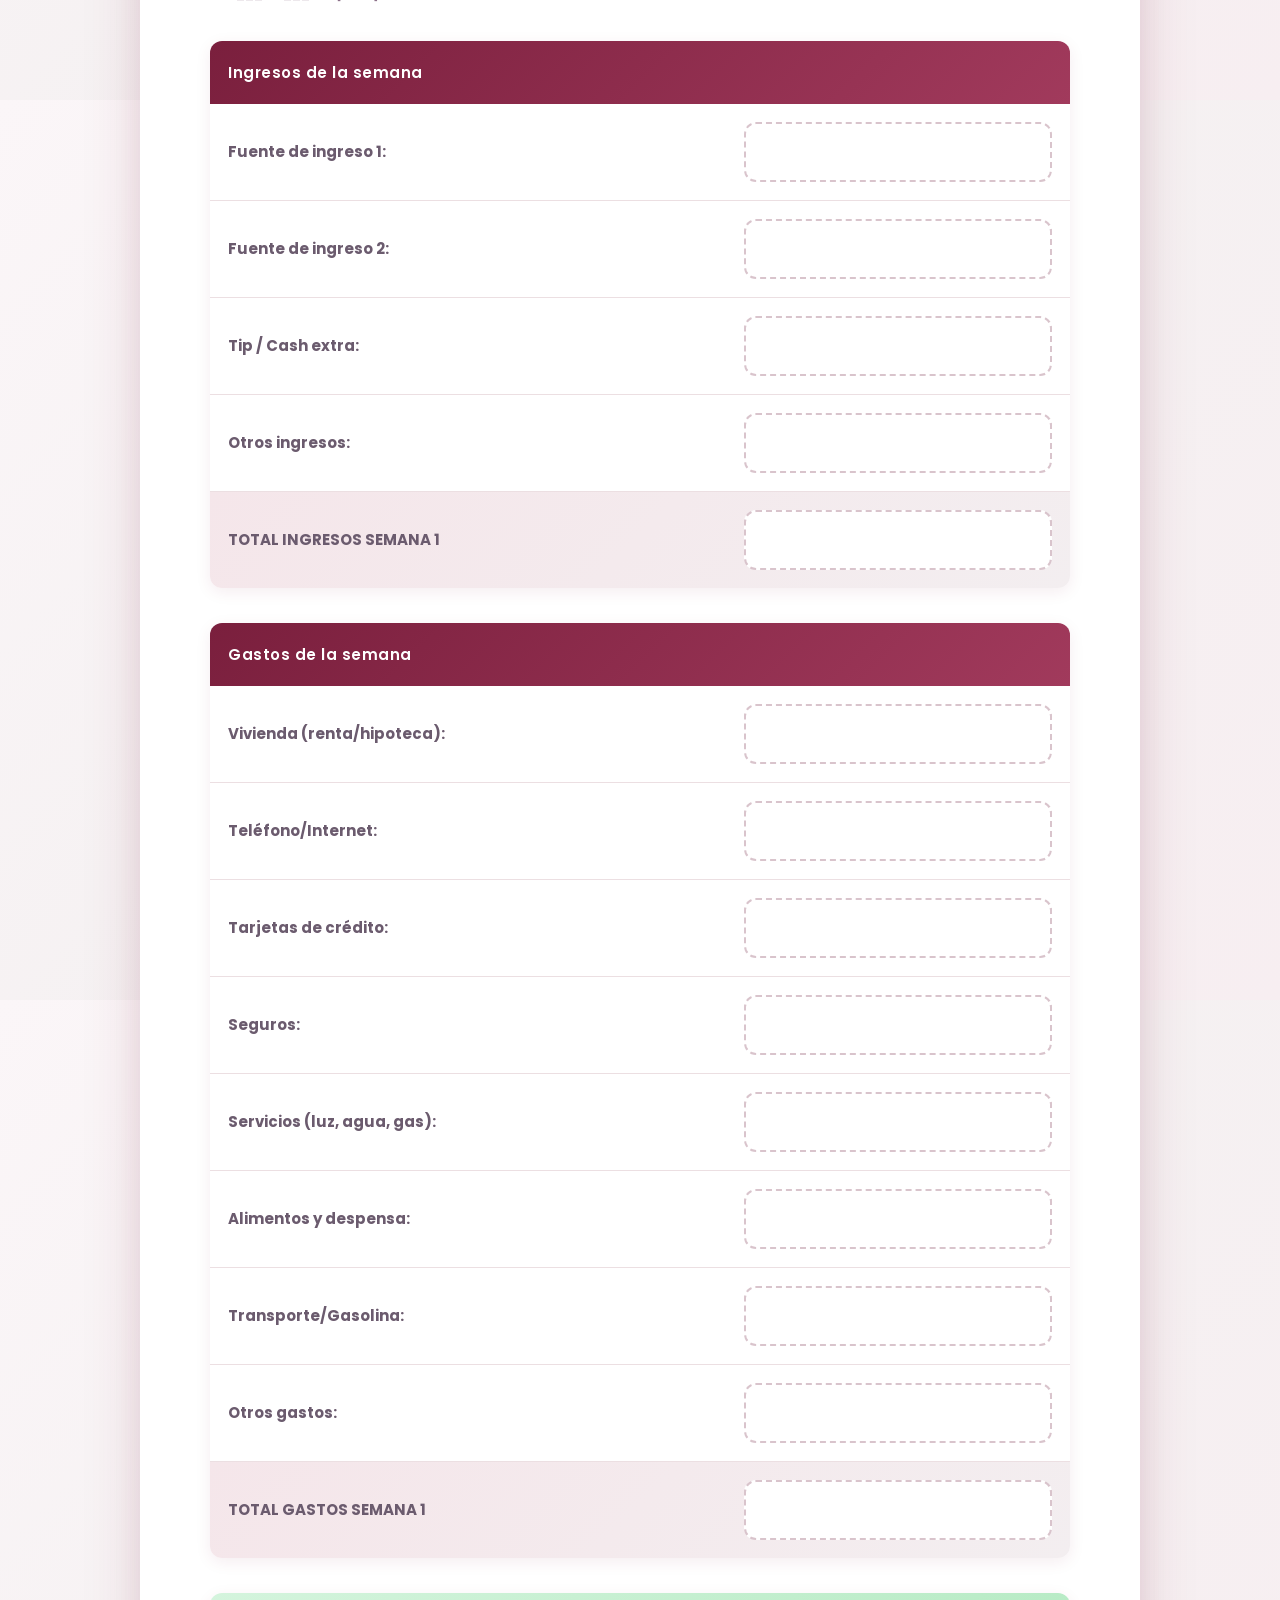
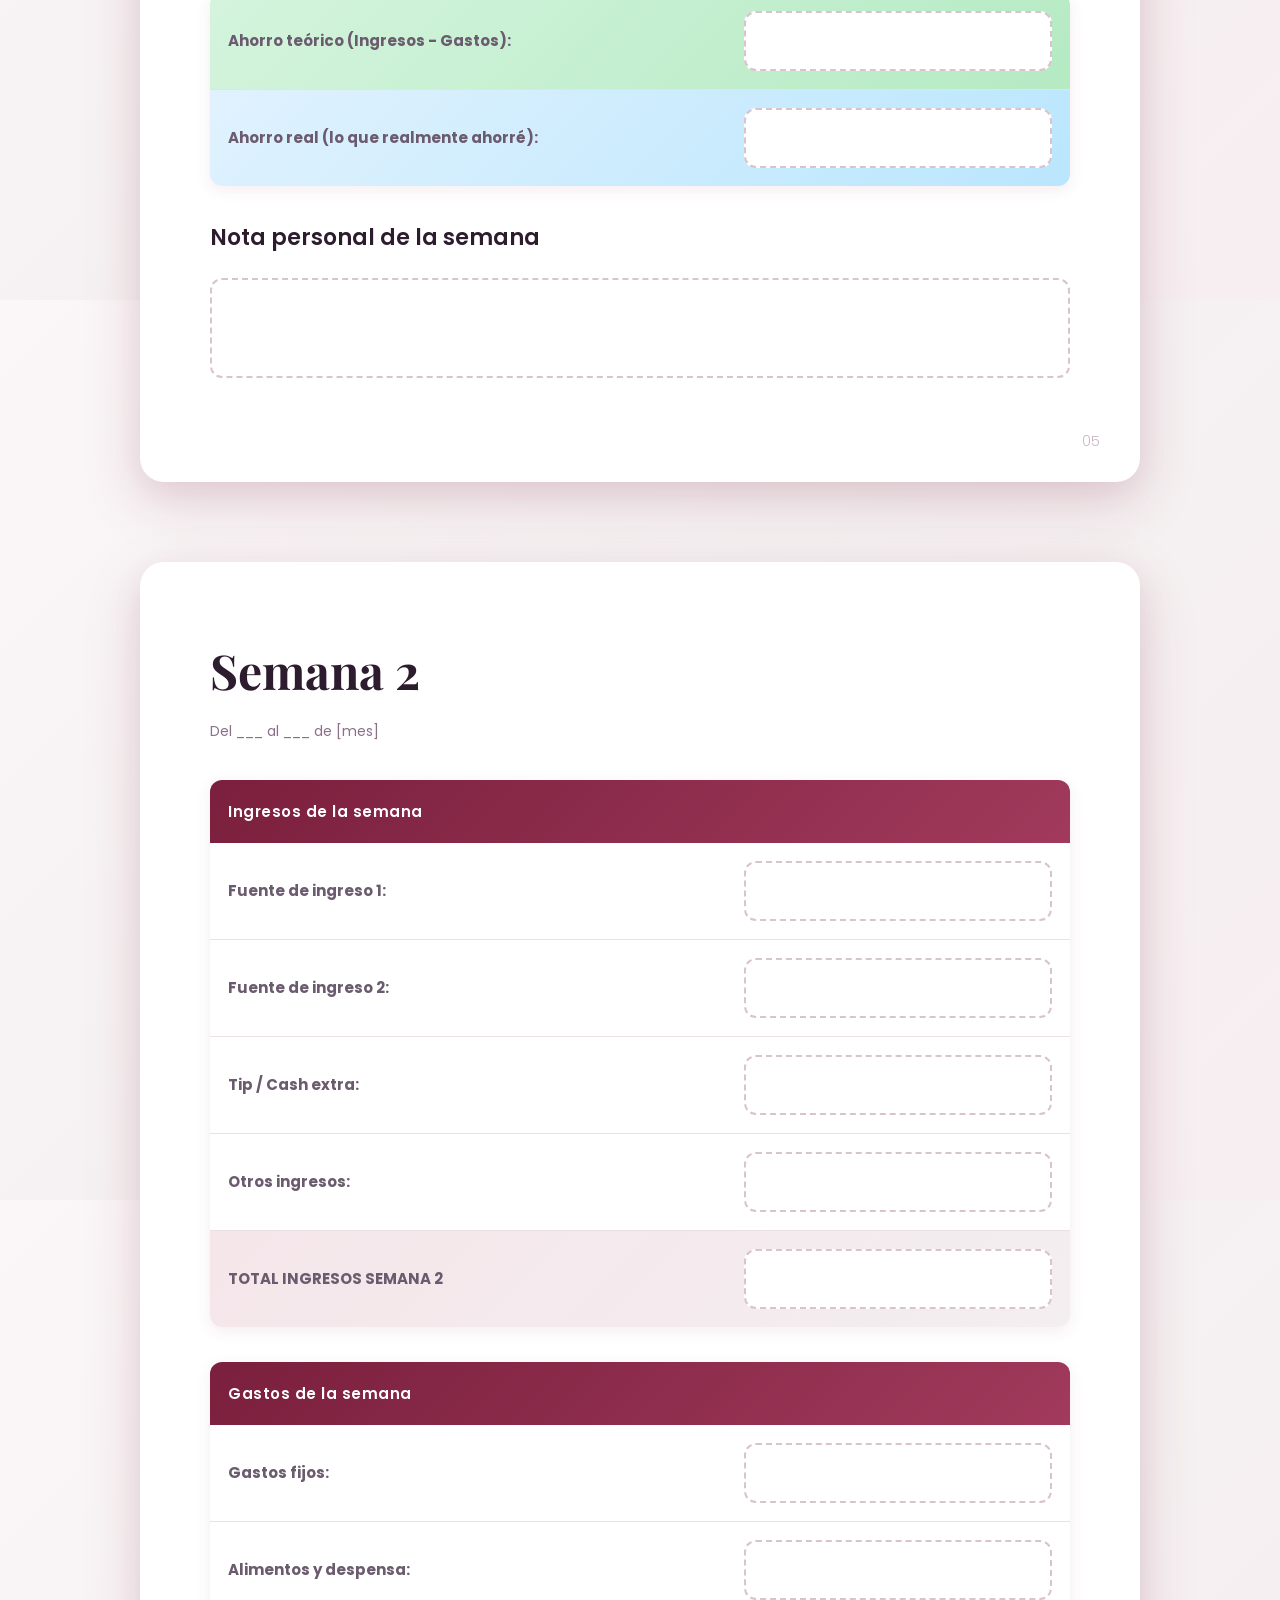
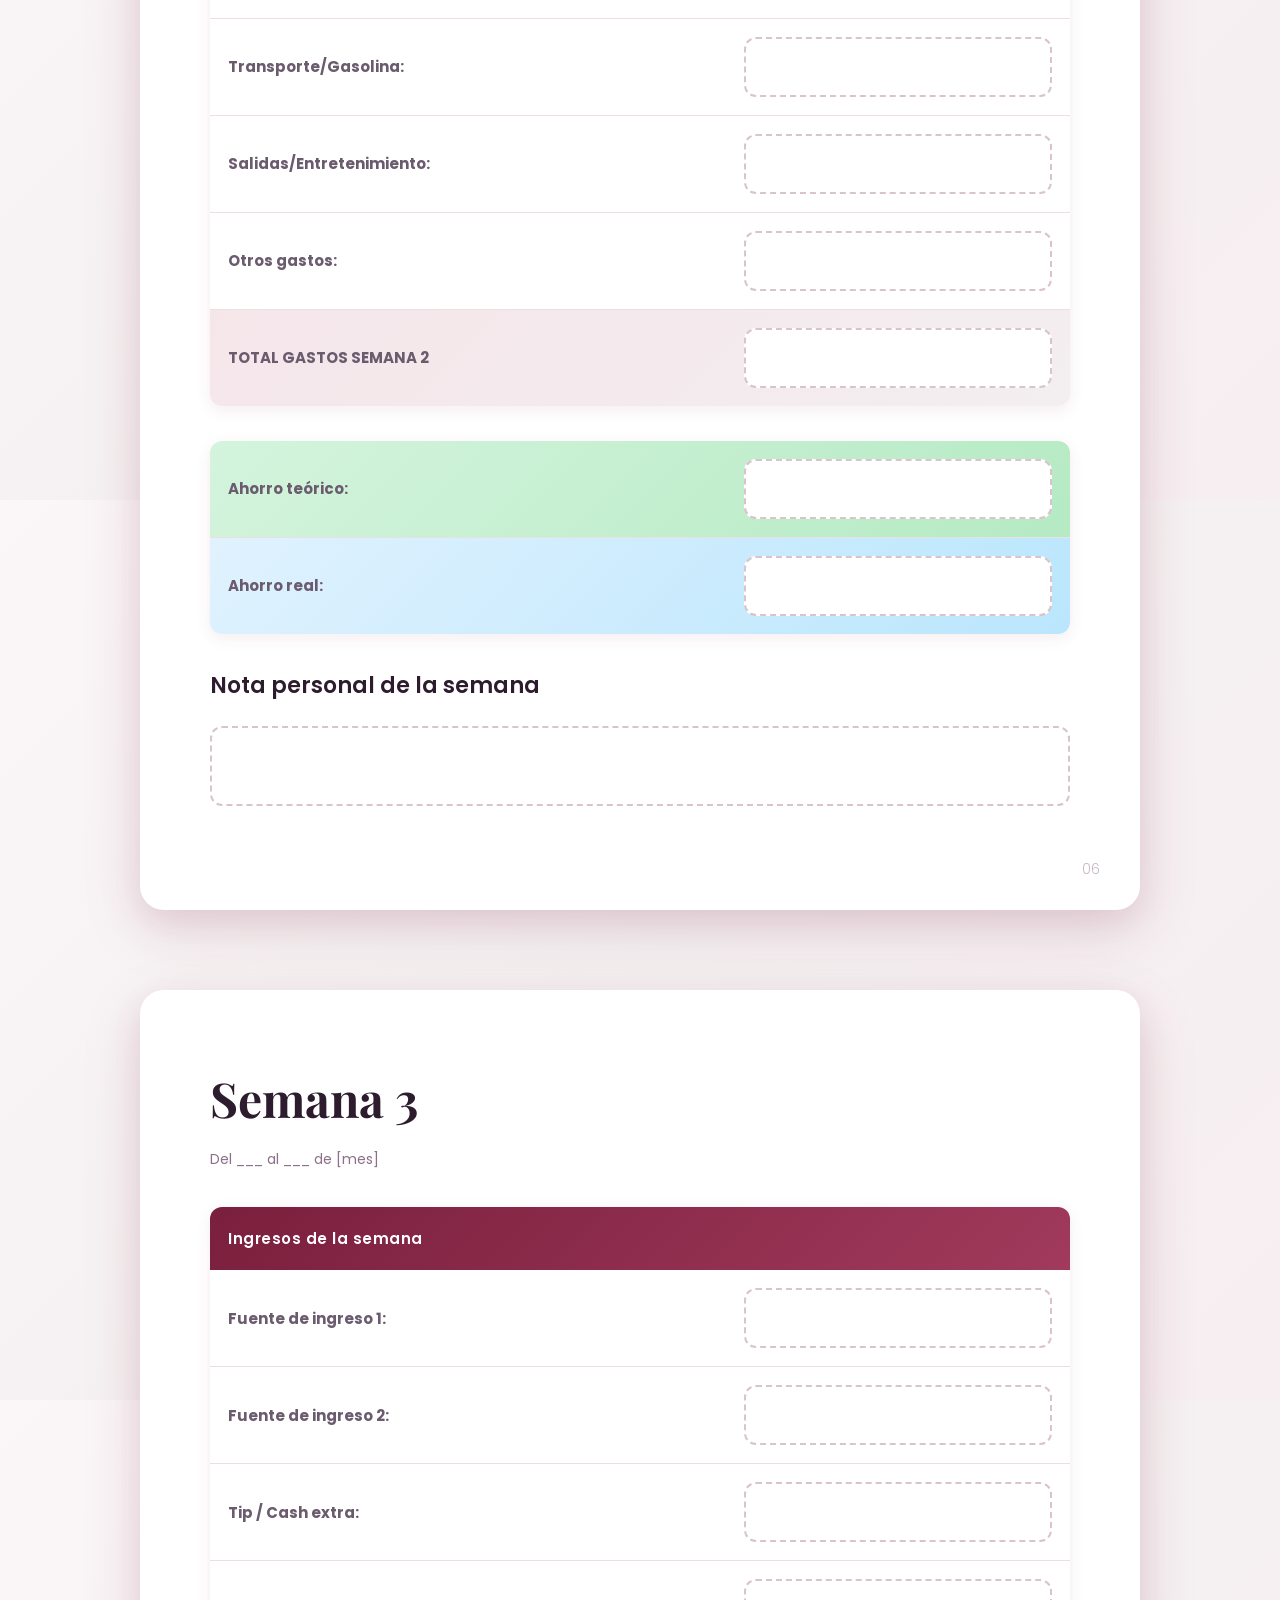
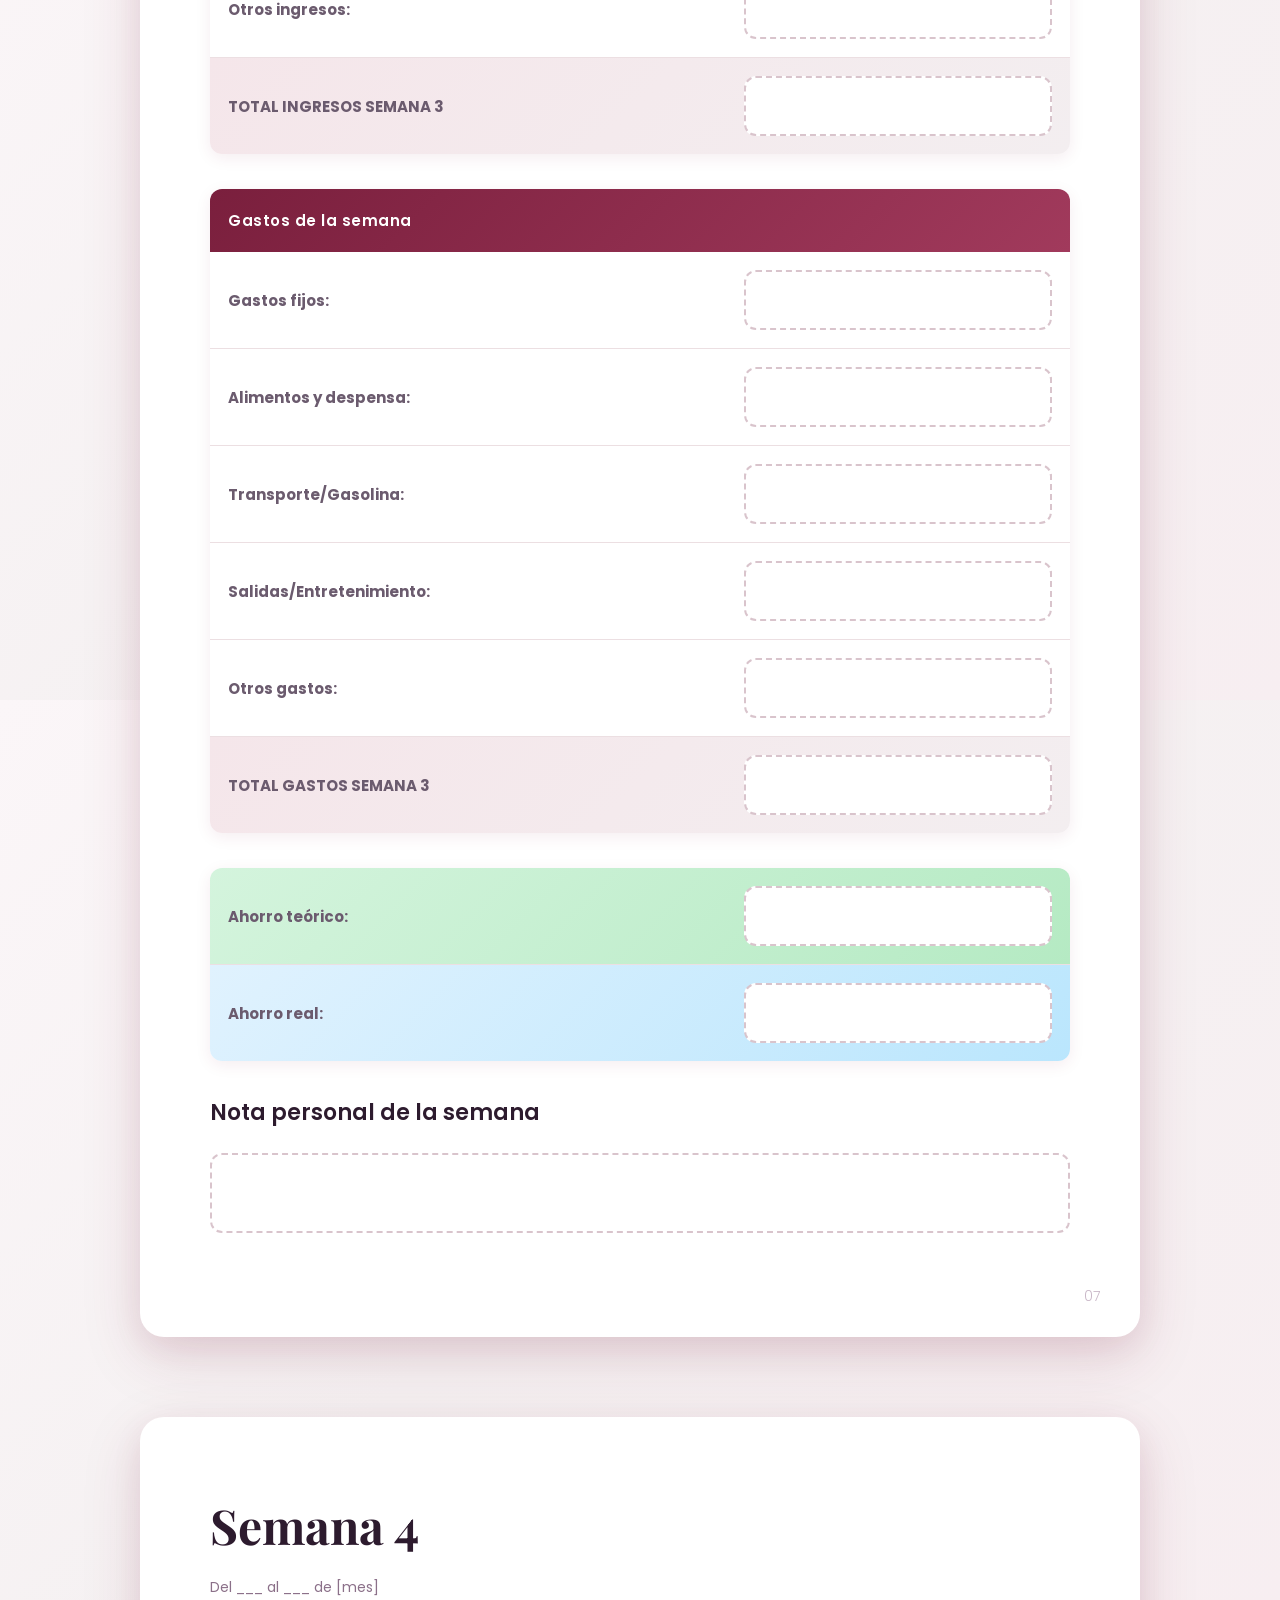
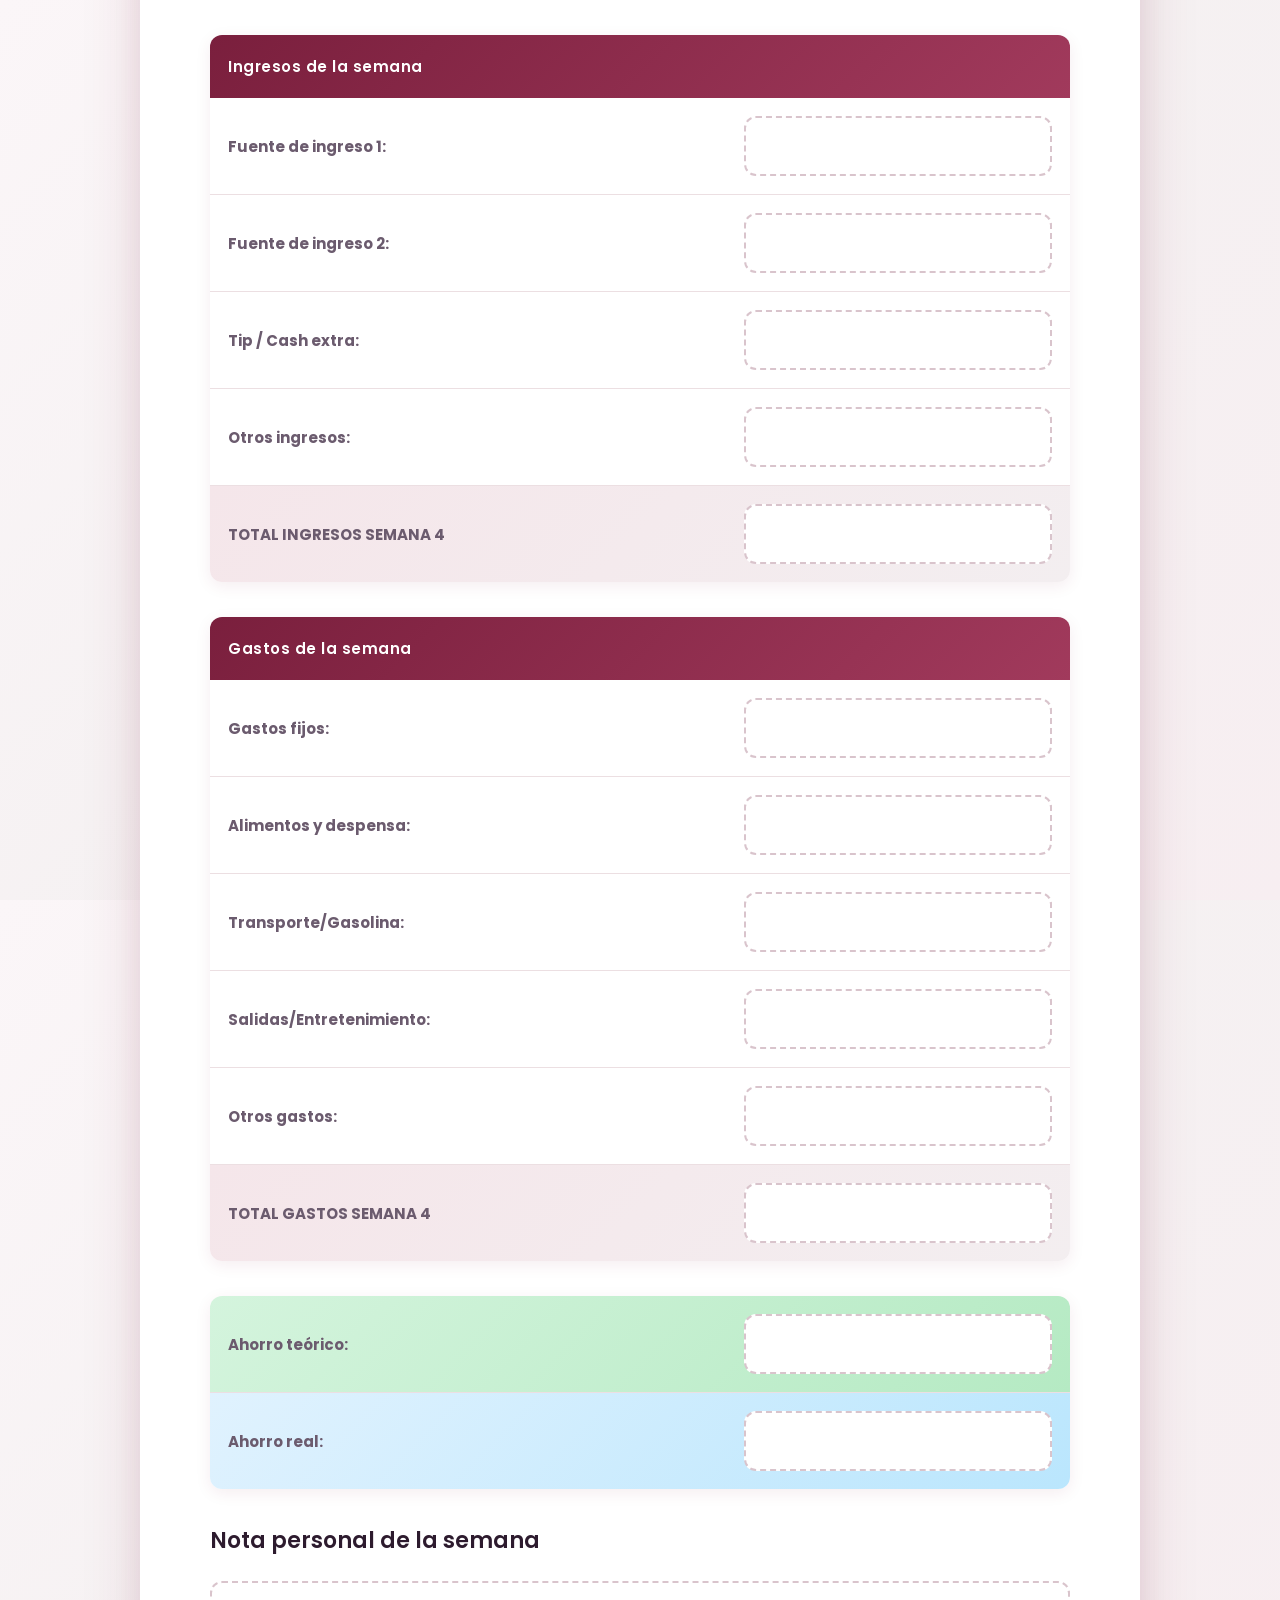
<file: planner.html>
<!doctype html>
<html lang="es">
<head>
<meta charset="UTF-8">
<meta name="viewport" content="width=device-width, initial-scale=1.0">
<title>Finanzas con Lisett García 2026 - Planner Financiero</title>
<link rel="preconnect" href="https://fonts.googleapis.com">
<link rel="preconnect" href="https://fonts.gstatic.com" crossorigin>
<link href="https://fonts.googleapis.com/css2?family=Playfair+Display:wght@400;600;700&family=Poppins:wght@300;400;500;600;700&display=swap" rel="stylesheet">
<style>
    body {
        box-sizing: border-box;
    }

    * {
        margin: 0;
        padding: 0;
        box-sizing: border-box;
    }

    :root {
        --color-background: #FBF6F8;
        --color-surface: #FFFFFF;
        --color-text: #2D1B2E;
        --color-accent: #7A1F3D;
        --color-gold: #9AA0A8;
    }

    html, body {
        height: 100%;
        width: 100%;
    }

    body {
        font-family: 'Poppins', sans-serif;
        background: linear-gradient(135deg, #FBF6F8 0%, #F5F1F2 50%, #F7EEF1 100%);
        color: var(--color-text);
        overflow-y: auto;
        overflow-x: hidden;
    }

    .planner-container {
        width: 100%;
        min-height: 100%;
        padding: 60px 24px;
    }

    .page {
        max-width: 1000px;
        margin: 0 auto 80px;
        background: var(--color-surface);
        border-radius: 24px;
        padding: 80px 70px;
        box-shadow: 0 20px 60px rgba(122, 31, 61, 0.15), 0 10px 30px rgba(122, 31, 61, 0.08);
        position: relative;
    }

    /* PORTADA */
    .cover-page {
        display: flex;
        flex-direction: column;
        justify-content: center;
        align-items: center;
        text-align: center;
        min-height: 700px;
        background: linear-gradient(135deg, #4F1326 0%, #7A1F3D 50%, #A13A5C 100%);
        color: white;
        position: relative;
        overflow: hidden;
    }

    .cover-page::before {
        content: '';
        position: absolute;
        top: -50%;
        left: -50%;
        width: 200%;
        height: 200%;
        background: radial-gradient(circle, rgba(255,255,255,0.15) 1px, transparent 1px);
        background-size: 40px 40px;
    }

    .cover-content {
        position: relative;
        z-index: 1;
    }

    .cover-badge {
        display: inline-block;
        padding: 12px 28px;
        background: rgba(255, 255, 255, 0.2);
        backdrop-filter: blur(10px);
        border-radius: 50px;
        font-size: 13px;
        font-weight: 600;
        letter-spacing: 2px;
        text-transform: uppercase;
        margin-bottom: 40px;
        border: 2px solid rgba(255, 255, 255, 0.4);
    }

    .cover-title {
        font-family: 'Playfair Display', serif;
        font-size: 72px;
        font-weight: 700;
        line-height: 1.1;
        margin-bottom: 24px;
        letter-spacing: -1px;
        color: white;
    }

    .cover-subtitle {
        font-size: 20px;
        font-weight: 300;
        line-height: 1.6;
        max-width: 600px;
        margin: 0 auto;
        opacity: 0.95;
    }

    .cover-tagline {
        margin-top: 60px;
        font-size: 18px;
        font-style: italic;
        font-weight: 300;
        opacity: 0.9;
        max-width: 500px;
    }

    /* DECORACIONES */
    .decorative-line {
        width: 100px;
        height: 3px;
        background: linear-gradient(90deg, transparent, var(--color-accent), transparent);
        margin: 30px auto;
    }

    /* TÍTULOS */
    h1 {
        font-family: 'Playfair Display', serif;
        font-size: 48px;
        font-weight: 700;
        color: var(--color-text);
        margin-bottom: 20px;
        line-height: 1.2;
    }

    h2 {
        font-family: 'Playfair Display', serif;
        font-size: 36px;
        font-weight: 600;
        color: var(--color-accent);
        margin: 50px 0 24px;
        line-height: 1.3;
    }

    h3 {
        font-family: 'Poppins', sans-serif;
        font-size: 22px;
        font-weight: 600;
        color: var(--color-text);
        margin: 35px 0 18px;
    }

    p {
        font-size: 16px;
        line-height: 1.8;
        color: #6B5B6E;
        margin-bottom: 18px;
    }

    .intro-text {
        font-size: 18px;
        line-height: 1.9;
        color: #4A3A4D;
        margin-bottom: 28px;
    }

    /* CAJAS DESTACADAS */
    .highlight-box {
        background: linear-gradient(135deg, #F5E6EA 0%, #F3EEF0 100%);
        border-left: 5px solid var(--color-accent);
        padding: 32px 36px;
        margin: 35px 0;
        border-radius: 16px;
        box-shadow: 0 8px 24px rgba(122, 31, 61, 0.12);
    }

    .highlight-box p {
        margin-bottom: 12px;
    }

    .highlight-box p:last-child {
        margin-bottom: 0;
    }

    .intention-box {
        background: linear-gradient(135deg, #FBF6F8 0%, #F5F1F2 100%);
        padding: 40px;
        border-radius: 20px;
        margin: 40px 0;
        box-shadow: 0 10px 30px rgba(122, 31, 61, 0.08);
    }

    /* LISTAS */
    ul, ol {
        margin: 24px 0 24px 30px;
        color: #6B5B6E;
        line-height: 1.9;
    }

    li {
        margin-bottom: 14px;
        font-size: 16px;
    }

    li strong {
        color: var(--color-text);
        font-weight: 600;
    }

    /* TABLAS */
    .finance-table {
        width: 100%;
        margin: 35px 0;
        border-collapse: collapse;
        background: white;
        border-radius: 12px;
        overflow: hidden;
        box-shadow: 0 4px 16px rgba(122, 31, 61, 0.08);
    }

    .finance-table th {
        background: linear-gradient(135deg, #7A1F3D 0%, #A13A5C 100%);
        color: white;
        padding: 20px 18px;
        text-align: left;
        font-weight: 600;
        font-size: 15px;
        letter-spacing: 0.5px;
    }

    .finance-table td {
        padding: 18px;
        border-bottom: 1px solid #ECDFE2;
        font-size: 15px;
        color: #6B5B6E;
    }

    .finance-table tr:last-child td {
        border-bottom: none;
    }

    .finance-table tr:hover {
        background: #FBF6F8;
    }

    .finance-table .total-row {
        background: linear-gradient(135deg, #F5E6EA 0%, #F3EEF0 100%);
        font-weight: 600;
        color: var(--color-text);
    }

    .finance-table .total-row:hover {
        background: linear-gradient(135deg, #F5E6EA 0%, #F3EEF0 100%);
    }

    /* TARJETAS */
    .card {
        background: white;
        border: 2px solid #ECDFE2;
        border-radius: 20px;
        padding: 36px;
        margin: 28px 0;
        transition: all 0.4s ease;
        box-shadow: 0 6px 20px rgba(122, 31, 61, 0.08);
    }

    .card:hover {
        box-shadow: 0 20px 50px rgba(122, 31, 61, 0.2);
        transform: translateY(-6px);
        border-color: var(--color-accent);
    }

    .card-title {
        font-size: 22px;
        font-weight: 700;
        color: var(--color-text);
        margin-bottom: 10px;
    }

    .card-subtitle {
        font-size: 14px;
        color: var(--color-accent);
        margin-bottom: 16px;
        text-transform: uppercase;
        letter-spacing: 1.5px;
        font-weight: 600;
    }

    /* ÁREAS DE ESCRITURA */
    .writing-space {
        background: white;
        border: 2px dashed #D9C4CC;
        border-radius: 12px;
        padding: 28px;
        margin: 24px 0;
        min-height: 150px;
        transition: all 0.3s ease;
    }

    .writing-space:hover {
        border-color: var(--color-accent);
        background: #FBF6F8;
    }

    .writing-lines {
        background-image: repeating-linear-gradient(
            transparent,
            transparent 44px,
            #ECDFE2 44px,
            #ECDFE2 45px
        );
        min-height: 250px;
        padding: 28px;
        margin: 24px 0;
        border-radius: 8px;
    }

    /* SECCIONES ESPECIALES */
    .step-container {
        display: flex;
        align-items: flex-start;
        margin: 28px 0;
        padding: 28px;
        background: linear-gradient(135deg, #FFFFFF 0%, #FBF6F8 100%);
        border-radius: 16px;
        border: 2px solid #ECDFE2;
        transition: all 0.3s ease;
    }

    .step-container:hover {
        transform: translateX(8px);
        box-shadow: 0 10px 30px rgba(122, 31, 61, 0.15);
        border-color: var(--color-accent);
    }

    .step-number {
        background: linear-gradient(135deg, #7A1F3D 0%, #A13A5C 100%);
        color: white;
        min-width: 50px;
        height: 50px;
        border-radius: 50%;
        display: flex;
        align-items: center;
        justify-content: center;
        font-weight: 700;
        font-size: 18px;
        flex-shrink: 0;
        margin-right: 24px;
        box-shadow: 0 6px 20px rgba(122, 31, 61, 0.3);
    }

    .step-content h3 {
        margin-top: 0;
        margin-bottom: 10px;
        font-size: 20px;
    }

    .step-content p {
        margin-bottom: 0;
    }

    /* AFIRMACIONES */
    .affirmation {
        font-family: 'Playfair Display', serif;
        font-size: 28px;
        font-style: italic;
        text-align: center;
        color: var(--color-accent);
        padding: 50px 30px;
        line-height: 1.6;
        position: relative;
    }

    .affirmation::before,
    .affirmation::after {
        content: '"';
        font-size: 60px;
        color: var(--color-gold);
        opacity: 0.4;
        position: absolute;
    }

    .affirmation::before {
        top: 10px;
        left: 20px;
    }

    .affirmation::after {
        bottom: 10px;
        right: 20px;
    }

    /* NÚMEROS DE PÁGINA */
    .page-number {
        position: absolute;
        bottom: 30px;
        right: 40px;
        font-size: 14px;
        color: #C9B7C7;
        font-weight: 300;
    }

    /* BADGES */
    .badge {
        display: inline-block;
        padding: 8px 16px;
        background: linear-gradient(135deg, #7A1F3D 0%, #A13A5C 100%);
        color: white;
        border-radius: 20px;
        font-size: 12px;
        font-weight: 600;
        letter-spacing: 1px;
        text-transform: uppercase;
        margin: 8px 4px;
    }

    .badge-gold {
        background: linear-gradient(135deg, #9AA0A8 0%, #D8DADD 100%);
        color: #2D1B2E;
    }

    /* SECCIÓN DE METAS */
    .goal-card {
        background: linear-gradient(135deg, #F5E6EA 0%, #ECD6DD 100%);
        padding: 32px;
        border-radius: 20px;
        margin: 24px 0;
        border: 2px solid var(--color-accent);
        box-shadow: 0 8px 24px rgba(122, 31, 61, 0.15);
    }

    /* ANÁLISIS MENSUAL */
    .analysis-grid {
        display: grid;
        grid-template-columns: repeat(auto-fit, minmax(280px, 1fr));
        gap: 24px;
        margin: 35px 0;
    }

    .analysis-item {
        background: white;
        padding: 28px;
        border-radius: 16px;
        border: 2px solid #ECDFE2;
        transition: all 0.3s ease;
    }

    .analysis-item:hover {
        border-color: var(--color-accent);
        box-shadow: 0 10px 30px rgba(122, 31, 61, 0.15);
        transform: translateY(-4px);
    }

    .analysis-item h4 {
        color: var(--color-accent);
        font-size: 16px;
        font-weight: 700;
        margin-bottom: 12px;
        text-transform: uppercase;
        letter-spacing: 1px;
    }

    /* RESPONSIVE */
    @media (max-width: 768px) {
        .page {
            padding: 50px 30px;
            margin-bottom: 50px;
        }

        .cover-title {
            font-size: 48px;
        }

        h1 {
            font-size: 36px;
        }

        h2 {
            font-size: 28px;
        }

        .analysis-grid {
            grid-template-columns: 1fr;
        }

        .finance-table {
            font-size: 14px;
        }

        .finance-table th,
        .finance-table td {
            padding: 12px 10px;
        }
    }
</style>
</head>
<body>
<div class="planner-container">

<!-- PORTADA -->
<div class="page cover-page">
 <div class="cover-content">
  <div class="cover-badge">Planner Financiero 2026 · Lisett García</div>
  <h1 class="cover-title">Finanzas con<br>Lisett García</h1>
  <p class="cover-subtitle">Planner financiero mensual con visión anual, metas reales y acompañamiento emocional</p>
  <p class="cover-tagline">"Cuando tu dinero tiene intención, tus decisiones se alinean"</p>
 </div>
</div>

<!-- BIENVENIDA -->
<div class="page">
 <h1>Bienvenida/o a Finanzas con Lisett García</h1>
 <div class="decorative-line"></div>
 <p class="intro-text">Este no es un planner para personas perfectas. Es para personas <strong>reales</strong> con ingresos y gastos reales, con días buenos y días difíciles, con sueños grandes y presupuestos ajustados.</p>
 <p class="intro-text">Aquí encontrarás <strong>claridad</strong>, <strong>estructura flexible</strong> y <strong>acompañamiento</strong> para avanzar sin culpa hacia tus metas financieras.</p>
 <div class="highlight-box">
  <h3>Cómo usar este planner</h3>
  <p><strong>1. Define tu visión y metas del año</strong> — ¿Qué quieres lograr financiera y emocionalmente?</p>
  <p><strong>2. Convierte tu visión en proyectos mensuales</strong> — Divide grandes metas en pasos pequeños</p>
  <p><strong>3. Organiza ingresos y gastos semana a semana</strong> — Claridad real de tu flujo de dinero</p>
  <p><strong>4. Analiza, ajusta y continúa</strong> — Aprende de cada mes sin juzgarte</p>
 </div>
 <h2>Mi intención para este año</h2>
 <div class="intention-box">
  <p style="font-size: 17px; margin-bottom: 24px;"><strong>Este año quiero relacionarme con mi dinero desde:</strong></p>
  <div class="writing-space" style="min-height: 100px;"></div>
  <p style="font-size: 17px; margin-bottom: 24px; margin-top: 32px;"><strong>Mi intención al usar este planner es:</strong></p>
  <div class="writing-space" style="min-height: 100px;"></div>
 </div>
 <div class="affirmation">"El progreso vale más que la perfección"</div>
 <div class="affirmation">"Pequeños ajustes crean grandes cambios"</div>
 <div class="page-number">01</div>
</div>

<!-- VISIÓN ANUAL -->
<div class="page">
 <h1>Mi Visión Anual 2026</h1>
 <div class="decorative-line"></div>
 <p class="intro-text">Antes de planificar mes a mes, necesitas claridad sobre tu destino. ¿Qué quieres lograr este año? ¿Cómo quieres sentirte con tu dinero?</p>
 <div class="goal-card">
  <h3 style="margin-top: 0;">Meta financiera principal del año</h3>
  <p style="font-size: 14px; color: #8B7089; margin-bottom: 16px;">Ejemplo: Ahorrar $5,000 para fondo de emergencia | Liquidar tarjeta de crédito | Viajar en verano</p>
  <div class="writing-space" style="min-height: 120px;"></div>
 </div>
 <h2>Resultados que quiero alcanzar</h2>
 <div class="step-container">
  <div class="step-number">💰</div>
  <div class="step-content">
   <h3>Resultado financiero</h3>
   <p style="margin-bottom: 12px;">¿Qué quieres lograr con tus finanzas?</p>
   <div class="writing-space" style="min-height: 100px;"></div>
  </div>
 </div>
 <div class="step-container">
  <div class="step-number">❤️</div>
  <div class="step-content">
   <h3>Resultado personal/emocional</h3>
   <p style="margin-bottom: 12px;">¿Cómo quieres sentirte al finalizar el año?</p>
   <div class="writing-space" style="min-height: 100px;"></div>
  </div>
 </div>
 <div class="step-container">
  <div class="step-number">✨</div>
  <div class="step-content">
   <h3>Cómo quiero relacionarme con mi dinero</h3>
   <p style="margin-bottom: 12px;">Ejemplo: Con conciencia | Sin culpa | Con intención | Con abundancia | Con calma</p>
   <div class="writing-space" style="min-height: 100px;"></div>
  </div>
 </div>
 <div class="highlight-box">
  <p><strong>💡 Recuerda:</strong> Tus metas pueden cambiar durante el año. Este planner es flexible y se adapta a tu realidad.</p>
 </div>
 <div class="page-number">02</div>
</div>

<!-- PROYECTOS MENSUALES -->
<div class="page">
 <h1>Proyectos por Mes</h1>
 <div class="decorative-line"></div>
 <p class="intro-text">Tu visión anual se divide en 12 proyectos mensuales. Cada mes tiene un enfoque específico que te acerca a tu meta principal.</p>
 <h2>Formato para cada mes</h2>
 <table class="finance-table">
  <thead>
   <tr><th style="width: 20%;">Mes</th><th style="width: 40%;">Proyecto financiero</th><th style="width: 40%;">Meta emocional</th></tr>
  </thead>
  <tbody>
   <tr><td><strong>Enero</strong></td><td><div class="writing-space" style="min-height: 60px; margin: 0;"></div></td><td><div class="writing-space" style="min-height: 60px; margin: 0;"></div></td></tr>
   <tr><td><strong>Febrero</strong></td><td><div class="writing-space" style="min-height: 60px; margin: 0;"></div></td><td><div class="writing-space" style="min-height: 60px; margin: 0;"></div></td></tr>
   <tr><td><strong>Marzo</strong></td><td><div class="writing-space" style="min-height: 60px; margin: 0;"></div></td><td><div class="writing-space" style="min-height: 60px; margin: 0;"></div></td></tr>
   <tr><td><strong>Abril</strong></td><td><div class="writing-space" style="min-height: 60px; margin: 0;"></div></td><td><div class="writing-space" style="min-height: 60px; margin: 0;"></div></td></tr>
   <tr><td><strong>Mayo</strong></td><td><div class="writing-space" style="min-height: 60px; margin: 0;"></div></td><td><div class="writing-space" style="min-height: 60px; margin: 0;"></div></td></tr>
   <tr><td><strong>Junio</strong></td><td><div class="writing-space" style="min-height: 60px; margin: 0;"></div></td><td><div class="writing-space" style="min-height: 60px; margin: 0;"></div></td></tr>
  </tbody>
 </table>
 <div class="page-number">03</div>
</div>

<!-- PROYECTOS MENSUALES PARTE 2 -->
<div class="page">
 <h1>Proyectos por Mes (continuación)</h1>
 <div class="decorative-line"></div>
 <table class="finance-table">
  <thead>
   <tr><th style="width: 20%;">Mes</th><th style="width: 40%;">Proyecto financiero</th><th style="width: 40%;">Meta emocional</th></tr>
  </thead>
  <tbody>
   <tr><td><strong>Julio</strong></td><td><div class="writing-space" style="min-height: 60px; margin: 0;"></div></td><td><div class="writing-space" style="min-height: 60px; margin: 0;"></div></td></tr>
   <tr><td><strong>Agosto</strong></td><td><div class="writing-space" style="min-height: 60px; margin: 0;"></div></td><td><div class="writing-space" style="min-height: 60px; margin: 0;"></div></td></tr>
   <tr><td><strong>Septiembre</strong></td><td><div class="writing-space" style="min-height: 60px; margin: 0;"></div></td><td><div class="writing-space" style="min-height: 60px; margin: 0;"></div></td></tr>
   <tr><td><strong>Octubre</strong></td><td><div class="writing-space" style="min-height: 60px; margin: 0;"></div></td><td><div class="writing-space" style="min-height: 60px; margin: 0;"></div></td></tr>
   <tr><td><strong>Noviembre</strong></td><td><div class="writing-space" style="min-height: 60px; margin: 0;"></div></td><td><div class="writing-space" style="min-height: 60px; margin: 0;"></div></td></tr>
   <tr><td><strong>Diciembre</strong></td><td><div class="writing-space" style="min-height: 60px; margin: 0;"></div></td><td><div class="writing-space" style="min-height: 60px; margin: 0;"></div></td></tr>
  </tbody>
 </table>
 <div class="highlight-box">
  <p><strong>💡 Ejemplo de proyectos mensuales:</strong></p>
  <p><strong>Enero:</strong> Organizar gastos y crear presupuesto base | Sentirme en control</p>
  <p><strong>Febrero:</strong> Ahorrar primer $500 del fondo de emergencia | Sentir seguridad</p>
  <p><strong>Marzo:</strong> Revisar suscripciones innecesarias | Sentir claridad</p>
 </div>
 <div class="page-number">04</div>
</div>

<!-- PLANNER MENSUAL - SEMANA 1 -->
<div class="page">
 <h1>Planner Mensual: [MES]</h1>
 <div class="decorative-line"></div>
 <div class="goal-card">
  <h3 style="margin-top: 0;">Meta del mes</h3>
  <div class="writing-space" style="min-height: 80px;"></div>
 </div>
 <div class="goal-card" style="background: linear-gradient(135deg, #F3EEF0 0%, #E6E2E4 100%); border-color: var(--color-gold);">
  <h3 style="margin-top: 0; color: #4F1326;">Prioridad principal del mes</h3>
  <div class="writing-space" style="min-height: 80px;"></div>
 </div>
 <h2>Semana 1</h2>
 <p style="color: #8B7089; font-size: 14px; margin-bottom: 24px;">Del ___ al ___ de [mes]</p>
 <table class="finance-table">
  <thead><tr><th colspan="2">Ingresos de la semana</th></tr></thead>
  <tbody>
   <tr><td style="width: 60%;"><strong>Fuente de ingreso 1:</strong></td><td style="width: 40%;"><div class="writing-space" style="min-height: 40px; margin: 0;"></div></td></tr>
   <tr><td><strong>Fuente de ingreso 2:</strong></td><td><div class="writing-space" style="min-height: 40px; margin: 0;"></div></td></tr>
   <tr><td><strong>Tip / Cash extra:</strong></td><td><div class="writing-space" style="min-height: 40px; margin: 0;"></div></td></tr>
   <tr><td><strong>Otros ingresos:</strong></td><td><div class="writing-space" style="min-height: 40px; margin: 0;"></div></td></tr>
   <tr class="total-row"><td><strong>TOTAL INGRESOS SEMANA 1</strong></td><td><div class="writing-space" style="min-height: 40px; margin: 0; background: white;"></div></td></tr>
  </tbody>
 </table>
 <table class="finance-table" style="margin-top: 30px;">
  <thead><tr><th colspan="2">Gastos de la semana</th></tr></thead>
  <tbody>
   <tr><td style="width: 60%;"><strong>Vivienda (renta/hipoteca):</strong></td><td style="width: 40%;"><div class="writing-space" style="min-height: 40px; margin: 0;"></div></td></tr>
   <tr><td><strong>Teléfono/Internet:</strong></td><td><div class="writing-space" style="min-height: 40px; margin: 0;"></div></td></tr>
   <tr><td><strong>Tarjetas de crédito:</strong></td><td><div class="writing-space" style="min-height: 40px; margin: 0;"></div></td></tr>
   <tr><td><strong>Seguros:</strong></td><td><div class="writing-space" style="min-height: 40px; margin: 0;"></div></td></tr>
   <tr><td><strong>Servicios (luz, agua, gas):</strong></td><td><div class="writing-space" style="min-height: 40px; margin: 0;"></div></td></tr>
   <tr><td><strong>Alimentos y despensa:</strong></td><td><div class="writing-space" style="min-height: 40px; margin: 0;"></div></td></tr>
   <tr><td><strong>Transporte/Gasolina:</strong></td><td><div class="writing-space" style="min-height: 40px; margin: 0;"></div></td></tr>
   <tr><td><strong>Otros gastos:</strong></td><td><div class="writing-space" style="min-height: 40px; margin: 0;"></div></td></tr>
   <tr class="total-row"><td><strong>TOTAL GASTOS SEMANA 1</strong></td><td><div class="writing-space" style="min-height: 40px; margin: 0; background: white;"></div></td></tr>
  </tbody>
 </table>
 <table class="finance-table" style="margin-top: 30px;">
  <tbody>
   <tr style="background: linear-gradient(135deg, #D4F4DD 0%, #B5EAC3 100%);"><td style="width: 60%;"><strong>Ahorro teórico (Ingresos - Gastos):</strong></td><td style="width: 40%;"><div class="writing-space" style="min-height: 40px; margin: 0; background: white;"></div></td></tr>
   <tr style="background: linear-gradient(135deg, #E0F2FE 0%, #BAE6FD 100%);"><td><strong>Ahorro real (lo que realmente ahorré):</strong></td><td><div class="writing-space" style="min-height: 40px; margin: 0; background: white;"></div></td></tr>
  </tbody>
 </table>
 <h3 style="margin-top: 30px;">Nota personal de la semana</h3>
 <div class="writing-space" style="min-height: 100px;"></div>
 <div class="page-number">05</div>
</div>

<!-- PLANNER MENSUAL - SEMANAS 2-4 -->
<div class="page">
 <h1>Semana 2</h1>
 <p style="color: #8B7089; font-size: 14px; margin-bottom: 24px;">Del ___ al ___ de [mes]</p>
 <table class="finance-table">
  <thead><tr><th colspan="2">Ingresos de la semana</th></tr></thead>
  <tbody>
   <tr><td style="width: 60%;"><strong>Fuente de ingreso 1:</strong></td><td style="width: 40%;"><div class="writing-space" style="min-height: 40px; margin: 0;"></div></td></tr>
   <tr><td><strong>Fuente de ingreso 2:</strong></td><td><div class="writing-space" style="min-height: 40px; margin: 0;"></div></td></tr>
   <tr><td><strong>Tip / Cash extra:</strong></td><td><div class="writing-space" style="min-height: 40px; margin: 0;"></div></td></tr>
   <tr><td><strong>Otros ingresos:</strong></td><td><div class="writing-space" style="min-height: 40px; margin: 0;"></div></td></tr>
   <tr class="total-row"><td><strong>TOTAL INGRESOS SEMANA 2</strong></td><td><div class="writing-space" style="min-height: 40px; margin: 0; background: white;"></div></td></tr>
  </tbody>
 </table>
 <table class="finance-table" style="margin-top: 30px;">
  <thead><tr><th colspan="2">Gastos de la semana</th></tr></thead>
  <tbody>
   <tr><td style="width: 60%;"><strong>Gastos fijos:</strong></td><td style="width: 40%;"><div class="writing-space" style="min-height: 40px; margin: 0;"></div></td></tr>
   <tr><td><strong>Alimentos y despensa:</strong></td><td><div class="writing-space" style="min-height: 40px; margin: 0;"></div></td></tr>
   <tr><td><strong>Transporte/Gasolina:</strong></td><td><div class="writing-space" style="min-height: 40px; margin: 0;"></div></td></tr>
   <tr><td><strong>Salidas/Entretenimiento:</strong></td><td><div class="writing-space" style="min-height: 40px; margin: 0;"></div></td></tr>
   <tr><td><strong>Otros gastos:</strong></td><td><div class="writing-space" style="min-height: 40px; margin: 0;"></div></td></tr>
   <tr class="total-row"><td><strong>TOTAL GASTOS SEMANA 2</strong></td><td><div class="writing-space" style="min-height: 40px; margin: 0; background: white;"></div></td></tr>
  </tbody>
 </table>
 <table class="finance-table" style="margin-top: 30px;">
  <tbody>
   <tr style="background: linear-gradient(135deg, #D4F4DD 0%, #B5EAC3 100%);"><td style="width: 60%;"><strong>Ahorro teórico:</strong></td><td style="width: 40%;"><div class="writing-space" style="min-height: 40px; margin: 0; background: white;"></div></td></tr>
   <tr style="background: linear-gradient(135deg, #E0F2FE 0%, #BAE6FD 100%);"><td><strong>Ahorro real:</strong></td><td><div class="writing-space" style="min-height: 40px; margin: 0; background: white;"></div></td></tr>
  </tbody>
 </table>
 <h3 style="margin-top: 30px;">Nota personal de la semana</h3>
 <div class="writing-space" style="min-height: 80px;"></div>
 <div class="page-number">06</div>
</div>

<!-- SEMANA 3 -->
<div class="page">
 <h1>Semana 3</h1>
 <p style="color: #8B7089; font-size: 14px; margin-bottom: 24px;">Del ___ al ___ de [mes]</p>
 <table class="finance-table">
  <thead><tr><th colspan="2">Ingresos de la semana</th></tr></thead>
  <tbody>
   <tr><td style="width: 60%;"><strong>Fuente de ingreso 1:</strong></td><td style="width: 40%;"><div class="writing-space" style="min-height: 40px; margin: 0;"></div></td></tr>
   <tr><td><strong>Fuente de ingreso 2:</strong></td><td><div class="writing-space" style="min-height: 40px; margin: 0;"></div></td></tr>
   <tr><td><strong>Tip / Cash extra:</strong></td><td><div class="writing-space" style="min-height: 40px; margin: 0;"></div></td></tr>
   <tr><td><strong>Otros ingresos:</strong></td><td><div class="writing-space" style="min-height: 40px; margin: 0;"></div></td></tr>
   <tr class="total-row"><td><strong>TOTAL INGRESOS SEMANA 3</strong></td><td><div class="writing-space" style="min-height: 40px; margin: 0; background: white;"></div></td></tr>
  </tbody>
 </table>
 <table class="finance-table" style="margin-top: 30px;">
  <thead><tr><th colspan="2">Gastos de la semana</th></tr></thead>
  <tbody>
   <tr><td style="width: 60%;"><strong>Gastos fijos:</strong></td><td style="width: 40%;"><div class="writing-space" style="min-height: 40px; margin: 0;"></div></td></tr>
   <tr><td><strong>Alimentos y despensa:</strong></td><td><div class="writing-space" style="min-height: 40px; margin: 0;"></div></td></tr>
   <tr><td><strong>Transporte/Gasolina:</strong></td><td><div class="writing-space" style="min-height: 40px; margin: 0;"></div></td></tr>
   <tr><td><strong>Salidas/Entretenimiento:</strong></td><td><div class="writing-space" style="min-height: 40px; margin: 0;"></div></td></tr>
   <tr><td><strong>Otros gastos:</strong></td><td><div class="writing-space" style="min-height: 40px; margin: 0;"></div></td></tr>
   <tr class="total-row"><td><strong>TOTAL GASTOS SEMANA 3</strong></td><td><div class="writing-space" style="min-height: 40px; margin: 0; background: white;"></div></td></tr>
  </tbody>
 </table>
 <table class="finance-table" style="margin-top: 30px;">
  <tbody>
   <tr style="background: linear-gradient(135deg, #D4F4DD 0%, #B5EAC3 100%);"><td style="width: 60%;"><strong>Ahorro teórico:</strong></td><td style="width: 40%;"><div class="writing-space" style="min-height: 40px; margin: 0; background: white;"></div></td></tr>
   <tr style="background: linear-gradient(135deg, #E0F2FE 0%, #BAE6FD 100%);"><td><strong>Ahorro real:</strong></td><td><div class="writing-space" style="min-height: 40px; margin: 0; background: white;"></div></td></tr>
  </tbody>
 </table>
 <h3 style="margin-top: 30px;">Nota personal de la semana</h3>
 <div class="writing-space" style="min-height: 80px;"></div>
 <div class="page-number">07</div>
</div>

<!-- SEMANA 4 -->
<div class="page">
 <h1>Semana 4</h1>
 <p style="color: #8B7089; font-size: 14px; margin-bottom: 24px;">Del ___ al ___ de [mes]</p>
 <table class="finance-table">
  <thead><tr><th colspan="2">Ingresos de la semana</th></tr></thead>
  <tbody>
   <tr><td style="width: 60%;"><strong>Fuente de ingreso 1:</strong></td><td style="width: 40%;"><div class="writing-space" style="min-height: 40px; margin: 0;"></div></td></tr>
   <tr><td><strong>Fuente de ingreso 2:</strong></td><td><div class="writing-space" style="min-height: 40px; margin: 0;"></div></td></tr>
   <tr><td><strong>Tip / Cash extra:</strong></td><td><div class="writing-space" style="min-height: 40px; margin: 0;"></div></td></tr>
   <tr><td><strong>Otros ingresos:</strong></td><td><div class="writing-space" style="min-height: 40px; margin: 0;"></div></td></tr>
   <tr class="total-row"><td><strong>TOTAL INGRESOS SEMANA 4</strong></td><td><div class="writing-space" style="min-height: 40px; margin: 0; background: white;"></div></td></tr>
  </tbody>
 </table>
 <table class="finance-table" style="margin-top: 30px;">
  <thead><tr><th colspan="2">Gastos de la semana</th></tr></thead>
  <tbody>
   <tr><td style="width: 60%;"><strong>Gastos fijos:</strong></td><td style="width: 40%;"><div class="writing-space" style="min-height: 40px; margin: 0;"></div></td></tr>
   <tr><td><strong>Alimentos y despensa:</strong></td><td><div class="writing-space" style="min-height: 40px; margin: 0;"></div></td></tr>
   <tr><td><strong>Transporte/Gasolina:</strong></td><td><div class="writing-space" style="min-height: 40px; margin: 0;"></div></td></tr>
   <tr><td><strong>Salidas/Entretenimiento:</strong></td><td><div class="writing-space" style="min-height: 40px; margin: 0;"></div></td></tr>
   <tr><td><strong>Otros gastos:</strong></td><td><div class="writing-space" style="min-height: 40px; margin: 0;"></div></td></tr>
   <tr class="total-row"><td><strong>TOTAL GASTOS SEMANA 4</strong></td><td><div class="writing-space" style="min-height: 40px; margin: 0; background: white;"></div></td></tr>
  </tbody>
 </table>
 <table class="finance-table" style="margin-top: 30px;">
  <tbody>
   <tr style="background: linear-gradient(135deg, #D4F4DD 0%, #B5EAC3 100%);"><td style="width: 60%;"><strong>Ahorro teórico:</strong></td><td style="width: 40%;"><div class="writing-space" style="min-height: 40px; margin: 0; background: white;"></div></td></tr>
   <tr style="background: linear-gradient(135deg, #E0F2FE 0%, #BAE6FD 100%);"><td><strong>Ahorro real:</strong></td><td><div class="writing-space" style="min-height: 40px; margin: 0; background: white;"></div></td></tr>
  </tbody>
 </table>
 <h3 style="margin-top: 30px;">Nota personal de la semana</h3>
 <div class="writing-space" style="min-height: 80px;"></div>
 <div class="page-number">08</div>
</div>

<!-- RESUMEN MENSUAL -->
<div class="page">
 <h1>Resumen del Mes</h1>
 <div class="decorative-line"></div>
 <table class="finance-table">
  <thead><tr><th style="width: 50%;">Concepto</th><th style="width: 50%;">Monto</th></tr></thead>
  <tbody>
   <tr><td><strong>Total ingresos Semana 1</strong></td><td><div class="writing-space" style="min-height: 40px; margin: 0;"></div></td></tr>
   <tr><td><strong>Total ingresos Semana 2</strong></td><td><div class="writing-space" style="min-height: 40px; margin: 0;"></div></td></tr>
   <tr><td><strong>Total ingresos Semana 3</strong></td><td><div class="writing-space" style="min-height: 40px; margin: 0;"></div></td></tr>
   <tr><td><strong>Total ingresos Semana 4</strong></td><td><div class="writing-space" style="min-height: 40px; margin: 0;"></div></td></tr>
   <tr class="total-row" style="background: linear-gradient(135deg, #D4F4DD 0%, #B5EAC3 100%);"><td><strong>TOTAL INGRESOS DEL MES</strong></td><td><div class="writing-space" style="min-height: 40px; margin: 0; background: white;"></div></td></tr>
  </tbody>
 </table>
 <table class="finance-table" style="margin-top: 30px;">
  <thead><tr><th style="width: 50%;">Concepto</th><th style="width: 50%;">Monto</th></tr></thead>
  <tbody>
   <tr><td><strong>Total gastos Semana 1</strong></td><td><div class="writing-space" style="min-height: 40px; margin: 0;"></div></td></tr>
   <tr><td><strong>Total gastos Semana 2</strong></td><td><div class="writing-space" style="min-height: 40px; margin: 0;"></div></td></tr>
   <tr><td><strong>Total gastos Semana 3</strong></td><td><div class="writing-space" style="min-height: 40px; margin: 0;"></div></td></tr>
   <tr><td><strong>Total gastos Semana 4</strong></td><td><div class="writing-space" style="min-height: 40px; margin: 0;"></div></td></tr>
   <tr class="total-row" style="background: linear-gradient(135deg, #FFE4E1 0%, #FFC9C9 100%);"><td><strong>TOTAL GASTOS DEL MES</strong></td><td><div class="writing-space" style="min-height: 40px; margin: 0; background: white;"></div></td></tr>
  </tbody>
 </table>
 <table class="finance-table" style="margin-top: 30px;">
  <tbody>
   <tr style="background: linear-gradient(135deg, #E0F2FE 0%, #BAE6FD 100%);"><td style="width: 50%;"><strong>AHORRO REAL DEL MES</strong></td><td style="width: 50%;"><div class="writing-space" style="min-height: 40px; margin: 0; background: white;"></div></td></tr>
  </tbody>
 </table>
 <div class="highlight-box" style="margin-top: 40px;">
  <h3 style="margin-top: 0;">¿Cumplí mi meta del mes?</h3>
  <div class="writing-space" style="min-height: 80px;"></div>
 </div>
 <div class="page-number">09</div>
</div>

<!-- ANÁLISIS MENSUAL -->
<div class="page">
 <h1>Análisis Mensual</h1>
 <div class="decorative-line"></div>
 <p class="intro-text">Este es el momento más importante del planner. Aquí aprendes de tu mes, sin juicio, con honestidad y con intención de mejorar.</p>
 <div class="analysis-grid">
  <div class="analysis-item"><h4>✅ Qué funcionó</h4><div class="writing-space" style="min-height: 120px;"></div></div>
  <div class="analysis-item"><h4>❌ Qué no funcionó</h4><div class="writing-space" style="min-height: 120px;"></div></div>
  <div class="analysis-item"><h4>💡 Qué aprendí</h4><div class="writing-space" style="min-height: 120px;"></div></div>
  <div class="analysis-item"><h4>❤️ Cómo me sentí</h4><div class="writing-space" style="min-height: 120px;"></div></div>
 </div>
 <h2>Ajustes para el próximo mes</h2>
 <div class="step-container">
  <div class="step-number">1</div>
  <div class="step-content"><h3>¿Qué voy a hacer diferente?</h3><div class="writing-space" style="min-height: 100px;"></div></div>
 </div>
 <div class="step-container">
  <div class="step-number">2</div>
  <div class="step-content"><h3>¿Qué voy a mantener?</h3><div class="writing-space" style="min-height: 100px;"></div></div>
 </div>
 <div class="step-container">
  <div class="step-number">3</div>
  <div class="step-content"><h3>¿Qué necesito dejar ir?</h3><div class="writing-space" style="min-height: 100px;"></div></div>
 </div>
 <div class="page-number">10</div>
</div>

<!-- DESARROLLO EMOCIONAL -->
<div class="page">
 <h1>Desarrollo Emocional con el Dinero</h1>
 <div class="decorative-line"></div>
 <p class="intro-text">Tu relación con el dinero está influenciada por creencias, emociones y hábitos. Trabajar en esto es tan importante como organizar tus finanzas.</p>
 <h2>Creencias que quiero soltar</h2>
 <p style="color: #8B7089; font-size: 15px; margin-bottom: 16px;">Ejemplo: "Nunca voy a tener suficiente dinero" | "Soy mala para ahorrar" | "El dinero se me va de las manos"</p>
 <div class="writing-space" style="min-height: 150px;"></div>
 <h2>Creencias que quiero fortalecer</h2>
 <p style="color: #8B7089; font-size: 15px; margin-bottom: 16px;">Ejemplo: "Soy capaz de administrar mi dinero" | "Merezco abundancia" | "Cada día mejoro mis finanzas"</p>
 <div class="writing-space" style="min-height: 150px;"></div>
 <h2>Hábitos que quiero mejorar</h2>
 <p style="color: #8B7089; font-size: 15px; margin-bottom: 16px;">Ejemplo: Revisar mis gastos cada semana | Esperar 24 horas antes de comprar | Celebrar mis ahorros</p>
 <div class="writing-space" style="min-height: 150px;"></div>
 <div class="highlight-box">
  <p><strong>💡 Recuerda:</strong> Cambiar tu relación con el dinero es un proceso. Sé paciente y compasivo contigo mismo.</p>
 </div>
 <div class="page-number">11</div>
</div>

<!-- CIERRE TRIMESTRAL -->
<div class="page">
 <h1>Cierre Trimestral</h1>
 <div class="decorative-line"></div>
 <p class="intro-text">Cada 3 meses, haz una pausa para evaluar tu progreso general. Esto te ayuda a mantener la perspectiva y ajustar tu rumbo.</p>
 <div class="goal-card">
  <h3 style="margin-top: 0;">Trimestre: ___________ (Enero-Marzo / Abril-Junio / Julio-Sept / Oct-Dic)</h3>
 </div>
 <h2>Evaluación de progreso</h2>
 <table class="finance-table">
  <thead><tr><th style="width: 50%;">Meta</th><th style="width: 50%;">Progreso</th></tr></thead>
  <tbody>
   <tr><td><strong>Meta financiera principal:</strong></td><td><div class="writing-space" style="min-height: 60px; margin: 0;"></div></td></tr>
   <tr><td><strong>¿Qué % de la meta alcancé?</strong></td><td><div class="writing-space" style="min-height: 60px; margin: 0;"></div></td></tr>
   <tr><td><strong>Ahorro total del trimestre:</strong></td><td><div class="writing-space" style="min-height: 60px; margin: 0;"></div></td></tr>
   <tr><td><strong>Gastos promedio mensual:</strong></td><td><div class="writing-space" style="min-height: 60px; margin: 0;"></div></td></tr>
  </tbody>
 </table>
 <h2>Ajustes necesarios</h2>
 <div class="writing-space" style="min-height: 150px;"></div>
 <h2>Logros para celebrar</h2>
 <p style="color: #8B7089; font-size: 15px; margin-bottom: 16px;">No importa qué tan pequeños sean, celebra cada logro. Esto refuerza tu compromiso.</p>
 <div class="writing-space" style="min-height: 150px;"></div>
 <div class="affirmation">"Cada trimestre es una nueva oportunidad para crecer"</div>
 <div class="page-number">12</div>
</div>

<!-- CIERRE ANUAL -->
<div class="page">
 <h1>Cierre Anual</h1>
 <div class="decorative-line"></div>
 <p class="intro-text">¡Llegaste al final del año! Este es un momento de reflexión profunda, celebración y preparación para el próximo ciclo.</p>
 <h2>Resultado financiero del año</h2>
 <table class="finance-table">
  <tbody>
   <tr><td style="width: 60%;"><strong>Meta financiera que me propuse:</strong></td><td style="width: 40%;"><div class="writing-space" style="min-height: 50px; margin: 0;"></div></td></tr>
   <tr><td><strong>¿La cumplí?</strong></td><td><div class="writing-space" style="min-height: 50px; margin: 0;"></div></td></tr>
   <tr style="background: linear-gradient(135deg, #D4F4DD 0%, #B5EAC3 100%);"><td><strong>Total ahorrado en el año:</strong></td><td><div class="writing-space" style="min-height: 50px; margin: 0; background: white;"></div></td></tr>
   <tr><td><strong>Gastos totales del año:</strong></td><td><div class="writing-space" style="min-height: 50px; margin: 0;"></div></td></tr>
   <tr><td><strong>Ingresos totales del año:</strong></td><td><div class="writing-space" style="min-height: 50px; margin: 0;"></div></td></tr>
  </tbody>
 </table>
 <h2>Resultado emocional del año</h2>
 <div class="writing-space" style="min-height: 150px;"></div>
 <h2>Aprendizajes más importantes</h2>
 <div class="writing-space" style="min-height: 150px;"></div>
 <h2>Reflexión personal</h2>
 <p style="color: #8B7089; font-size: 15px; margin-bottom: 16px;">¿Cómo cambió mi relación con el dinero este año?</p>
 <div class="writing-space" style="min-height: 150px;"></div>
 <div class="affirmation">"Celebro cada paso que di este año hacia mis metas"</div>
 <div class="page-number">13</div>
</div>

<!-- PÁGINA DE VENTA -->
<div class="page">
 <h1>Finanzas con Lisett García</h1>
 <div class="decorative-line"></div>
 <div class="cover-badge" style="margin: 30px 0; background: linear-gradient(135deg, #7A1F3D 0%, #A13A5C 100%); border: none; color: white;">Planner Financiero Completo</div>
 <h2>¿Qué incluye este planner?</h2>
 <ul style="font-size: 17px; line-height: 2;">
  <li><strong>Visión anual completa</strong> — Define tus metas financieras y emocionales del año</li>
  <li><strong>12 proyectos mensuales</strong> — Divide tu meta anual en pasos alcanzables</li>
  <li><strong>Planner mensual semanal</strong> — Organiza ingresos y gastos cada semana</li>
  <li><strong>Análisis mensual profundo</strong> — Aprende de cada mes sin juicio</li>
  <li><strong>Desarrollo emocional</strong> — Trabaja creencias y hábitos con el dinero</li>
  <li><strong>Cierres trimestrales</strong> — Evalúa y ajusta cada 3 meses</li>
  <li><strong>Cierre anual completo</strong> — Celebra y reflexiona sobre tu año</li>
  <li><strong>100% editable y personalizable</strong> — Adapta a tu realidad financiera</li>
 </ul>
 <h2>¿Para quién es este planner?</h2>
 <div class="highlight-box">
  <p>✓ Personas con ingresos fijos o variables que quieren organizarse</p>
  <p>✓ Quienes sienten que el dinero "se les va de las manos"</p>
  <p>✓ Personas que quieren ahorrar pero no saben por dónde empezar</p>
  <p>✓ Quienes buscan claridad y acompañamiento, no perfección</p>
  <p>✓ Personas cansadas de planners rígidos que no funcionan</p>
 </div>
 <h2>Beneficios de usar este planner</h2>
 <div class="step-container"><div class="step-number">💰</div><div class="step-content"><h3>Claridad financiera</h3><p>Sabrás exactamente cuánto entra, cuánto sale y a dónde va tu dinero cada semana</p></div></div>
 <div class="step-container"><div class="step-number">🎯</div><div class="step-content"><h3>Metas alcanzables</h3><p>Convierte grandes sueños en proyectos mensuales reales y medibles</p></div></div>
 <div class="step-container"><div class="step-number">❤️</div><div class="step-content"><h3>Paz emocional</h3><p>Reduce ansiedad y culpa al tener un sistema de acompañamiento, no control</p></div></div>
 <div class="step-container"><div class="step-number">📈</div><div class="step-content"><h3>Progreso visible</h3><p>Ve tu evolución mes a mes y celebra cada logro, por pequeño que sea</p></div></div>
 <div class="page-number">14</div>
</div>

<!-- MOCKUPS Y PRECIO -->
<div class="page" style="text-align: center;">
 <h1>Transforma tu relación con el dinero</h1>
 <div class="decorative-line"></div>
 <div class="card" style="max-width: 600px; margin: 40px auto;">
  <div class="card-subtitle">Incluye</div>
  <div class="card-title" style="font-size: 28px; margin-bottom: 20px;">Planner Digital PDF</div>
  <p style="font-size: 16px; margin-bottom: 16px;">✓ Más de 14 páginas de contenido estructurado</p>
  <p style="font-size: 16px; margin-bottom: 16px;">✓ Imprimible o editable digitalmente</p>
  <p style="font-size: 16px; margin-bottom: 16px;">✓ Compatible con tablet, escritorio y móvil</p>
  <p style="font-size: 16px; margin-bottom: 16px;">✓ Uso personal ilimitado</p>
 </div>
 <div style="margin: 60px 0;">
  <div style="display: inline-block; padding: 16px 40px; background: linear-gradient(135deg, #F5E6EA 0%, #ECD6DD 100%); border-radius: 16px; border: 3px solid var(--color-accent);">
   <p style="font-size: 18px; color: #8B7089; margin-bottom: 8px; text-decoration: line-through;">$47 USD</p>
   <p style="font-size: 56px; font-weight: 700; color: var(--color-accent); margin: 0; line-height: 1;">$17</p>
   <p style="font-size: 16px; color: #8B7089; margin-top: 8px;">Precio de lanzamiento</p>
  </div>
 </div>
 <div class="highlight-box" style="text-align: left;">
  <h3 style="margin-top: 0;">¿Por qué invertir en este planner?</h3>
  <p>Una sola semana de organización puede ahorrarte cientos de dólares al identificar gastos innecesarios.</p>
  <p>La claridad financiera reduce el estrés y mejora tu calidad de vida.</p>
  <p>Este planner es una inversión en tu bienestar financiero y emocional.</p>
 </div>
 <div style="margin-top: 60px; padding: 40px; background: linear-gradient(135deg, #7A1F3D 0%, #A13A5C 100%); border-radius: 24px; color: white;">
  <h2 style="color: white; margin-bottom: 20px;">Garantía de satisfacción</h2>
  <p style="color: white; opacity: 0.95; font-size: 16px;">Si después de usar el planner durante 30 días sientes que no fue útil, te devolvemos el 100% de tu inversión. Sin preguntas.</p>
 </div>
 <div class="page-number">15</div>
</div>

<!-- AVISO LEGAL -->
<div class="page">
 <h1>Términos de Uso</h1>
 <div class="decorative-line"></div>
 <div class="highlight-box">
  <h3 style="margin-top: 0;">Derechos de uso personal</h3>
  <p><strong>✓ SÍ puedes:</strong></p>
  <ul>
   <li>Usar este planner para tu organización financiera personal</li>
   <li>Imprimirlo cuantas veces necesites para uso personal</li>
   <li>Editarlo digitalmente para adaptarlo a tu situación</li>
   <li>Guardarlo en tus dispositivos (tablet, computadora, celular)</li>
  </ul>
 </div>
 <div class="highlight-box">
  <h3 style="margin-top: 0;">Restricciones de uso</h3>
  <p><strong>✗ NO puedes:</strong></p>
  <ul>
   <li>Revender o redistribuir este planner</li>
   <li>Compartirlo en grupos, redes sociales o plataformas públicas</li>
   <li>Modificarlo y venderlo como tu propio producto</li>
   <li>Incluirlo en paquetes de productos digitales para venta</li>
   <li>Usarlo con fines comerciales sin autorización</li>
  </ul>
 </div>
 <h2>Descargo de responsabilidad</h2>
 <p class="intro-text">Este planner es una herramienta de organización y acompañamiento financiero personal. No constituye asesoría financiera profesional. Las decisiones financieras son responsabilidad exclusiva del usuario.</p>
 <p class="intro-text">Para asesoría financiera personalizada, consulta con un profesional certificado en tu país.</p>
 <h2>Contacto y soporte</h2>
 <p class="intro-text">Si tienes preguntas sobre cómo usar el planner o necesitas ayuda, contáctanos a: [tu email de contacto]</p>
 <div class="affirmation">"Este planner es tu compañero en el camino hacia la libertad financiera"</div>
 <div class="page-number">16</div>
</div>

<!-- PÁGINA FINAL -->
<div class="page cover-page">
 <div class="cover-content">
  <div class="affirmation" style="font-size: 36px; color: white;">"Cuando tu dinero tiene intención,<br>tus decisiones se alinean"</div>
  <div class="decorative-line" style="background: linear-gradient(90deg, transparent, white, transparent); margin: 50px auto;"></div>
  <p style="font-size: 20px; opacity: 0.9;">Finanzas con Lisett García</p>
  <p style="font-size: 16px; opacity: 0.8; margin-top: 12px;">© 2026 - Todos los derechos reservados</p>
 </div>
</div>

</div>
</body>
</html>
</file>
<file: css/style.css>
:root {
  --green: #16a34a;
  --red: #dc2626;
  --wine: #7a1f3d;
  --wine-dark: #4f1326;
  --wine-light: #a13a5c;
  --silver: #9aa0a8;
  --silver-dark: #6b7178;
  --silver-light: #d8dadd;
  --bg: #f4f3f5;
  --card-bg: #ffffff;
  --text: #2b1b22;
  --muted: #6b7178;
  --border: #e2dfe3;
}

* {
  box-sizing: border-box;
}

body {
  margin: 0;
  font-family: "Poppins", "Segoe UI", Roboto, Helvetica, Arial, sans-serif;
  background: linear-gradient(135deg, #faf6f7 0%, #f4f1f2 50%, #f6eef1 100%);
  color: var(--text);
}

.app-header {
  position: relative;
  overflow: hidden;
  background: linear-gradient(135deg, var(--wine-dark), var(--wine));
  color: white;
  text-align: center;
  padding: 56px 20px 40px;
}

.app-header::before,
.app-header::after {
  content: "";
  position: absolute;
  top: -30%;
  width: 90px;
  height: 180%;
  background: linear-gradient(
    100deg,
    transparent 35%,
    rgba(255, 255, 255, 0.35) 47%,
    rgba(216, 218, 221, 0.9) 50%,
    rgba(255, 255, 255, 0.35) 53%,
    transparent 65%
  );
  transform: rotate(12deg);
  pointer-events: none;
}

.app-header::before { left: -6%; }
.app-header::after { left: 4%; width: 40px; opacity: 0.7; }

.header-inner {
  position: relative;
  z-index: 1;
}

.brand-name {
  margin: 0 0 10px;
  font-size: 3rem;
  line-height: 1;
}

.brand-name .script,
.brand-name .serif {
  background: linear-gradient(180deg, #ffffff 0%, #d8dadd 55%, #9aa0a8 100%);
  -webkit-background-clip: text;
  background-clip: text;
  color: transparent;
}

.brand-name .script {
  font-family: "Dancing Script", cursive;
  font-size: 1.25em;
}

.brand-name .serif {
  font-family: "Playfair Display", serif;
}

.subtitle {
  display: flex;
  align-items: center;
  justify-content: center;
  gap: 14px;
  margin: 0 0 18px;
  text-transform: uppercase;
  letter-spacing: 3px;
  font-size: 0.8rem;
  color: var(--silver-light);
}

.subtitle .line {
  width: 50px;
  height: 1px;
  background: rgba(255, 255, 255, 0.45);
}

.header-tags {
  display: flex;
  justify-content: center;
  flex-wrap: wrap;
  gap: 10px 14px;
  margin-bottom: 22px;
}

.badge {
  display: inline-block;
  padding: 8px 18px;
  background: rgba(255, 255, 255, 0.12);
  backdrop-filter: blur(6px);
  border: 1px solid rgba(255, 255, 255, 0.35);
  border-radius: 50px;
  font-size: 0.82rem;
  font-weight: 500;
  color: #f6eef1;
}

.header-cta {
  margin: 0;
  opacity: 0.9;
}

.affirmation {
  max-width: 700px;
  margin: 32px auto 0;
  padding: 0 20px;
  text-align: center;
  font-family: "Playfair Display", serif;
  font-style: italic;
  font-size: 1.15rem;
  color: var(--wine-dark);
}

.container {
  max-width: 960px;
  margin: -20px auto 40px;
  padding: 0 16px;
}

.card {
  background: var(--card-bg);
  border: 1px solid var(--border);
  border-radius: 20px;
  box-shadow: 0 10px 30px rgba(122, 31, 61, 0.08);
  padding: 28px;
  margin-bottom: 24px;
  transition: box-shadow 0.3s ease, transform 0.3s ease, border-color 0.3s ease;
}

.card:hover {
  box-shadow: 0 16px 40px rgba(122, 31, 61, 0.14);
  transform: translateY(-3px);
  border-color: var(--wine-light);
}

.card h2 {
  margin: 0 0 16px;
  font-family: "Playfair Display", serif;
  font-size: 1.4rem;
  color: var(--wine-dark);
  position: relative;
  padding-bottom: 14px;
}

.card h2::after {
  content: "";
  position: absolute;
  left: 0;
  bottom: 0;
  width: 48px;
  height: 3px;
  background: linear-gradient(90deg, var(--wine), var(--silver));
  border-radius: 3px;
}

.grid-2 {
  display: grid;
  grid-template-columns: 1fr 1fr;
  gap: 24px;
}

@media (max-width: 700px) {
  .grid-2 {
    grid-template-columns: 1fr;
  }
}

.summary-grid {
  display: grid;
  grid-template-columns: repeat(auto-fit, minmax(160px, 1fr));
  gap: 16px;
}

.summary-item {
  background: #faf6f7;
  border: 1px solid var(--border);
  border-radius: 14px;
  padding: 18px;
  text-align: center;
  transition: transform 0.25s ease, box-shadow 0.25s ease, border-color 0.25s ease;
}

.summary-item:hover {
  transform: translateY(-3px);
  box-shadow: 0 10px 24px rgba(122, 31, 61, 0.12);
  border-color: var(--wine-light);
}

.summary-item .label {
  display: block;
  font-size: 0.75rem;
  text-transform: uppercase;
  letter-spacing: 1px;
  color: var(--muted);
  margin-bottom: 8px;
}

.summary-item .value {
  display: block;
  font-family: "Playfair Display", serif;
  font-size: 1.5rem;
  font-weight: 700;
}

.summary-item.income .value { color: var(--green); }
.summary-item.expense .value { color: var(--red); }
.summary-item.debt .value { color: var(--wine-dark); }
.summary-item.balance .value { color: var(--wine); }
.summary-item.networth .value { color: var(--silver-dark); }

.inline-form {
  display: flex;
  flex-wrap: wrap;
  gap: 8px;
  margin-bottom: 16px;
}

.inline-form input {
  flex: 1;
  min-width: 100px;
  padding: 11px 14px;
  border: 1px solid var(--border);
  border-radius: 10px;
  font-family: "Poppins", sans-serif;
  font-size: 0.95rem;
  transition: border-color 0.2s ease, box-shadow 0.2s ease;
}

.inline-form input:focus {
  outline: none;
  border-color: var(--wine-light);
  box-shadow: 0 0 0 3px rgba(122, 31, 61, 0.1);
}

.inline-form button {
  padding: 11px 22px;
  border: none;
  border-radius: 50px;
  background: linear-gradient(135deg, var(--wine), var(--wine-light));
  color: white;
  font-weight: 600;
  cursor: pointer;
  box-shadow: 0 6px 16px rgba(122, 31, 61, 0.25);
  transition: transform 0.2s ease, box-shadow 0.2s ease;
}

@media (hover: hover) and (pointer: fine) {
  .inline-form button:hover {
    transform: translateY(-2px);
    box-shadow: 0 10px 22px rgba(122, 31, 61, 0.32);
  }
}

.item-list {
  list-style: none;
  margin: 0;
  padding: 0;
}

.item-list li {
  display: flex;
  justify-content: space-between;
  align-items: center;
  padding: 10px 0;
  border-bottom: 1px solid var(--border);
}

.item-list li:last-child {
  border-bottom: none;
}

.item-info {
  display: flex;
  flex-direction: column;
}

.item-sub {
  font-size: 0.8rem;
  color: var(--muted);
}

.item-amount {
  font-weight: 600;
  margin-right: 12px;
}

.delete-btn {
  background: none;
  border: none;
  color: var(--red);
  cursor: pointer;
  font-size: 1rem;
}

.progress-bar {
  background: var(--border);
  border-radius: 50px;
  height: 8px;
  width: 100%;
  margin-top: 6px;
  overflow: hidden;
}

.progress-fill {
  background: linear-gradient(90deg, var(--wine), var(--wine-light));
  height: 100%;
  border-radius: 50px;
}

.actions {
  text-align: center;
  margin-top: 8px;
}

.btn-secondary {
  background: none;
  border: 1px solid var(--silver-dark);
  color: var(--silver-dark);
  padding: 11px 24px;
  border-radius: 50px;
  cursor: pointer;
  font-weight: 600;
  font-family: "Poppins", sans-serif;
  transition: background 0.2s ease, color 0.2s ease;
}

@media (hover: hover) and (pointer: fine) {
  .btn-secondary:hover {
    background: var(--silver-dark);
    color: white;
  }
}

.app-footer {
  text-align: center;
  color: var(--muted);
  font-size: 0.85rem;
  padding-bottom: 30px;
}
</file>
